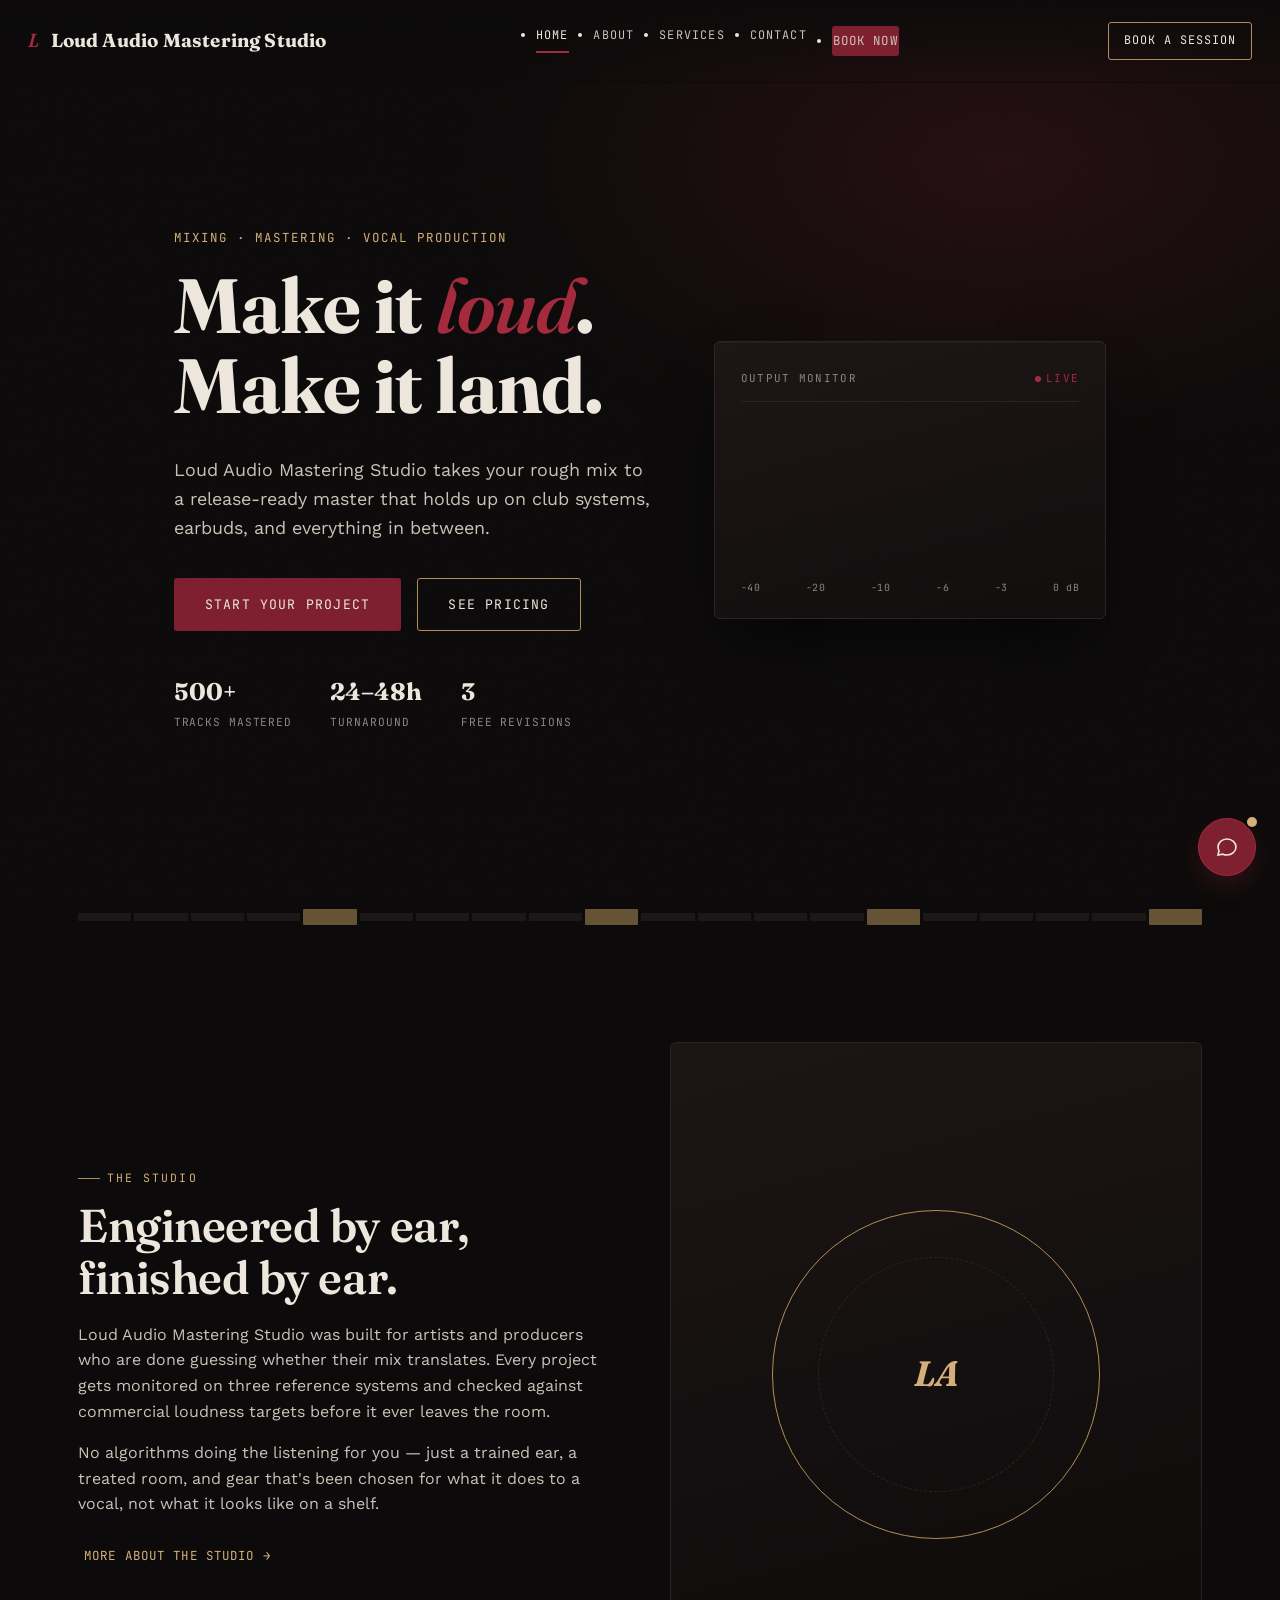
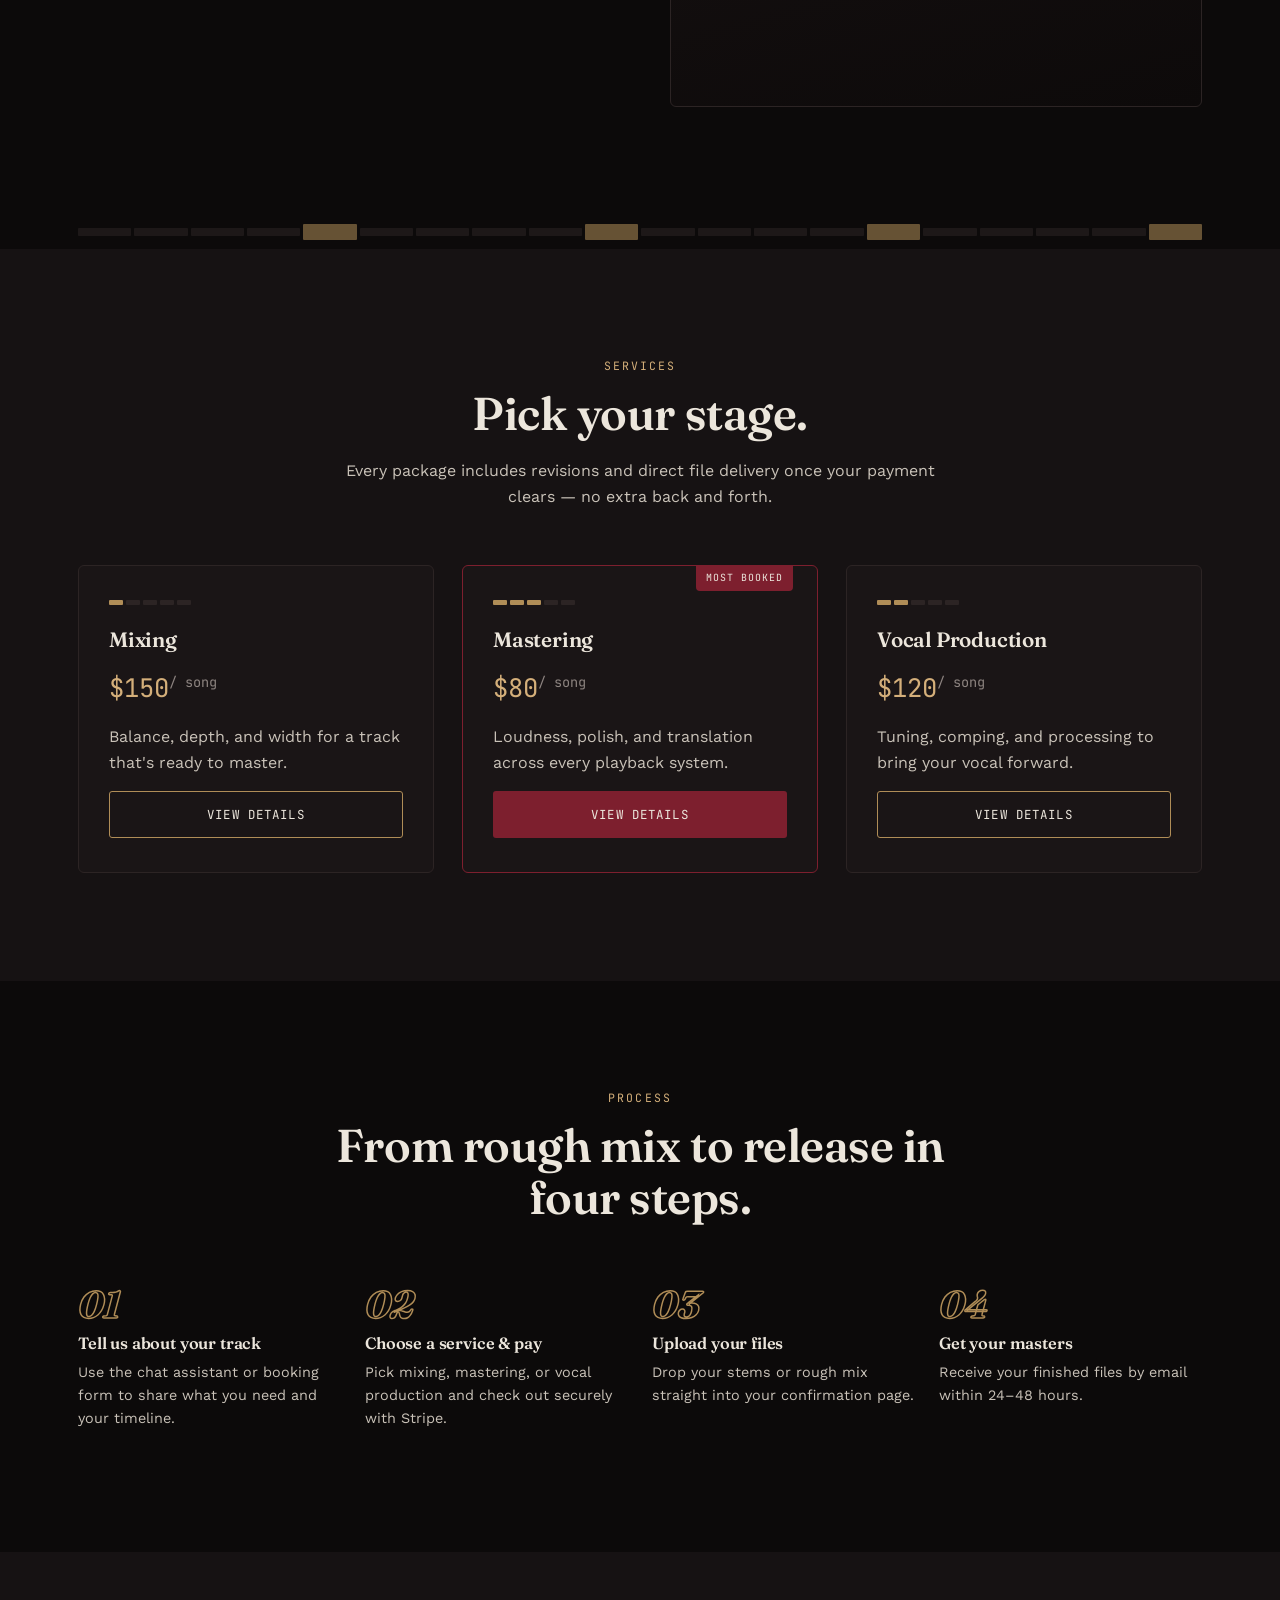
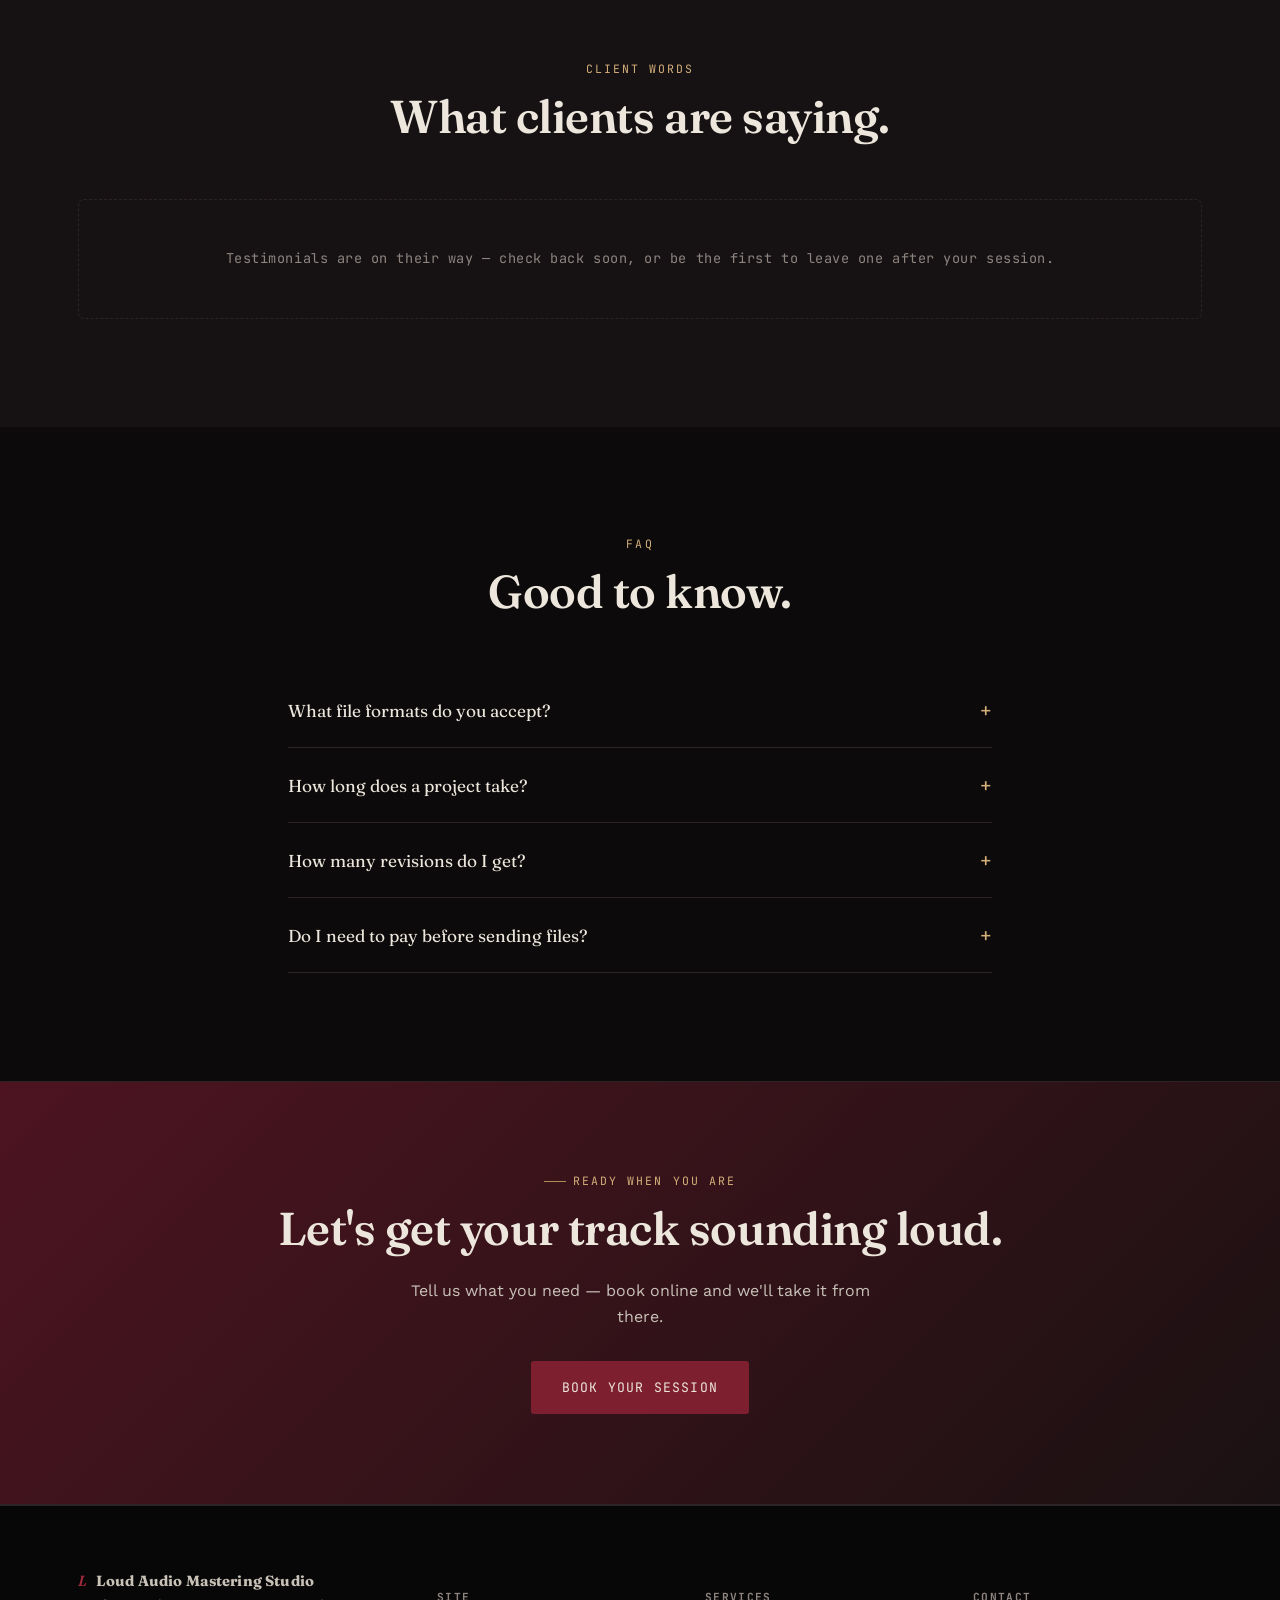
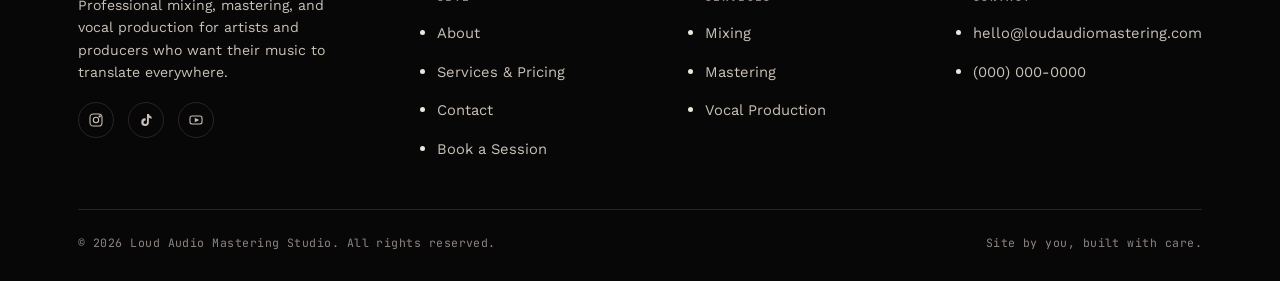
<file: index.html>
<!DOCTYPE html>
<html lang="en">
<head>
<meta charset="UTF-8">
<meta name="viewport" content="width=device-width, initial-scale=1.0">

<!-- Primary SEO -->
<title>Loud Audio Mastering Studio — Mixing, Mastering & Vocal Production</title>
<meta name="description" content="Loud Audio Mastering Studio offers professional mixing, mastering, and vocal production. Book online, pay securely, and get release-ready masters in 24–48 hours.">
<meta name="keywords" content="audio mastering, music mixing, vocal production, online mastering studio, song mastering, mixing engineer">
<meta name="robots" content="index, follow">
<link rel="canonical" href="https://loudrecording.com/">
   <meta name="google-site-verification" content="au-_f8gkVviblPxDS_2mgkjsp7ixbUvaVYtIvwSOHf0" />
<!-- Open Graph (Facebook, Instagram, WhatsApp previews) -->
<meta property="og:type" content="website">
<meta property="og:url" content="https://loudrecording.com/">
<meta property="og:title" content="Loud Audio Mastering Studio — Mixing, Mastering & Vocal Production">
<meta property="og:description" content="Professional mixing, mastering, and vocal production. Book online, pay securely, and get release-ready masters in 24–48 hours.">
<meta property="og:image" content="https://loudrecording.com/img/og-image.jpg">
<meta property="og:site_name" content="Loud Audio Mastering Studio">

<!-- Twitter Card -->
<meta name="twitter:card" content="summary_large_image">
<meta name="twitter:title" content="Loud Audio Mastering Studio — Mixing, Mastering & Vocal Production">
<meta name="twitter:description" content="Professional mixing, mastering, and vocal production. Book online, pay securely, and get release-ready masters in 24–48 hours.">
<meta name="twitter:image" content="https://loudrecording.com/img/og-image.jpg">

<!-- JSON-LD Structured Data (helps Google understand the business) -->
<script type="application/ld+json">
{
  "@context": "https://schema.org",
  "@type": "MusicStore",
  "name": "Loud Audio Mastering Studio",
  "url": "https://loudrecording.com",
  "email": "hello@loudrecording.com",
  "description": "Professional mixing, mastering, and vocal production for artists and producers.",
  "priceRange": "$80 – $150",
  "openingHours": ["Mo-Fr 10:00-20:00", "Sa 12:00-18:00"],
  "sameAs": [
    "https://instagram.com/loudaudiomastering",
    "https://tiktok.com/@loudaudiomastering",
    "https://youtube.com/@loudaudiomastering"
  ],
  "hasOfferCatalog": {
    "@type": "OfferCatalog",
    "name": "Studio Services",
    "itemListElement": [
      {
        "@type": "Offer",
        "itemOffered": { "@type": "Service", "name": "Mixing" },
        "price": "150",
        "priceCurrency": "USD"
      },
      {
        "@type": "Offer",
        "itemOffered": { "@type": "Service", "name": "Mastering" },
        "price": "80",
        "priceCurrency": "USD"
      },
      {
        "@type": "Offer",
        "itemOffered": { "@type": "Service", "name": "Vocal Production" },
        "price": "120",
        "priceCurrency": "USD"
      }
    ]
  }
}
</script>

<link rel="preconnect" href="https://fonts.googleapis.com">
<link rel="preconnect" href="https://fonts.gstatic.com" crossorigin>
<link href="https://fonts.googleapis.com/css2?family=Fraunces:ital,opsz,wght@0,9..144,400;0,9..144,600;0,9..144,700;1,9..144,500;1,9..144,600&family=Work+Sans:wght@400;500;600&family=JetBrains+Mono:wght@400;500&display=swap" rel="stylesheet">
<link rel="stylesheet" href="css/style.css">
</head>
<body>

<nav class="site-nav">
  <a href="index.html" class="brand"><span class="mark">L</span><span class="full-text">Loud Audio Mastering Studio</span></a>
  <ul class="nav-links" id="navLinks">
    <li><a href="index.html" class="active">Home</a></li>
    <li><a href="about.html">About</a></li>
    <li><a href="services.html">Services</a></li>
    <li><a href="contact.html">Contact</a></li>
    <li><a href="book.html" class="nav-cta-mobile btn btn-primary">Book Now</a></li>
  </ul>
  <a href="book.html" class="nav-cta">Book a Session</a>
  <button class="nav-toggle" aria-label="Open menu" aria-expanded="false" id="navToggle">
    <svg viewBox="0 0 24 24" fill="none" stroke="currentColor" stroke-width="1.6"><line x1="3" y1="6" x2="21" y2="6"/><line x1="3" y1="12" x2="21" y2="12"/><line x1="3" y1="18" x2="21" y2="18"/></svg>
  </button>
</nav>

<!-- ===================== HERO ===================== -->
<header class="hero">
  <div class="wrap hero-grid">
    <div>
      <span class="hero-kicker">Mixing · Mastering · Vocal Production</span>
      <h1>Make it <i>loud</i>.<br>Make it land.</h1>
      <p class="hero-sub">Loud Audio Mastering Studio takes your rough mix to a release-ready master that holds up on club systems, earbuds, and everything in between.</p>
      <div class="hero-actions">
        <a href="book.html" class="btn btn-primary btn-lg">Start Your Project</a>
        <a href="services.html" class="btn btn-outline btn-lg">See Pricing</a>
      </div>
      <div class="hero-stats">
        <div><b>500+</b><span>Tracks Mastered</span></div>
        <div><b>24–48h</b><span>Turnaround</span></div>
        <div><b>3</b><span>Free Revisions</span></div>
      </div>
    </div>

    <div class="meter-panel" aria-hidden="true">
      <div class="meter-panel-head">
        <span>Output Monitor</span>
        <span class="live"><span class="live-dot"></span>Live</span>
      </div>
      <div class="vu-row" id="vuRow"></div>
      <div class="vu-scale">
        <span>-40</span><span>-20</span><span>-10</span><span>-6</span><span>-3</span><span>0 dB</span>
      </div>
    </div>
  </div>
</header>

<div class="tick-divider" aria-hidden="true">
  <span></span><span></span><span></span><span></span><span></span><span></span><span></span><span></span><span></span><span></span>
  <span></span><span></span><span></span><span></span><span></span><span></span><span></span><span></span><span></span><span></span>
</div>

<!-- ===================== ABOUT TEASER ===================== -->
<section class="section-pad">
  <div class="wrap split">
    <div>
      <span class="eyebrow">The Studio</span>
      <h2>Engineered by ear,<br>finished by ear.</h2>
      <p>Loud Audio Mastering Studio was built for artists and producers who are done guessing whether their mix translates. Every project gets monitored on three reference systems and checked against commercial loudness targets before it ever leaves the room.</p>
      <p>No algorithms doing the listening for you — just a trained ear, a treated room, and gear that's been chosen for what it does to a vocal, not what it looks like on a shelf.</p>
      <a href="about.html" class="btn btn-ghost">More about the studio →</a>
    </div>
    <div class="visual-frame">
      <div class="ring"><b>LA</b></div>
    </div>
  </div>
</section>

<div class="tick-divider" aria-hidden="true">
  <span></span><span></span><span></span><span></span><span></span><span></span><span></span><span></span><span></span><span></span>
  <span></span><span></span><span></span><span></span><span></span><span></span><span></span><span></span><span></span><span></span>
</div>

<!-- ===================== SERVICES TEASER ===================== -->
<section class="section-pad" style="background:var(--bg-raised);">
  <div class="wrap">
    <div class="section-head center">
      <span class="eyebrow">Services</span>
      <h2>Pick your stage.</h2>
      <p>Every package includes revisions and direct file delivery once your payment clears — no extra back and forth.</p>
    </div>
    <div class="grid-3">
      <div class="card svc-card">
        <div class="lvl"><span class="on"></span><span></span><span></span><span></span><span></span></div>
        <h3>Mixing</h3>
        <p class="price">$150<sup>/ song</sup></p>
        <p>Balance, depth, and width for a track that's ready to master.</p>
        <a href="services.html" class="btn btn-outline btn-block">View Details</a>
      </div>
      <div class="card svc-card featured">
        <div class="lvl"><span class="on"></span><span class="on"></span><span class="on"></span><span></span><span></span></div>
        <h3>Mastering</h3>
        <p class="price">$80<sup>/ song</sup></p>
        <p>Loudness, polish, and translation across every playback system.</p>
        <a href="services.html" class="btn btn-primary btn-block">View Details</a>
      </div>
      <div class="card svc-card">
        <div class="lvl"><span class="on"></span><span class="on"></span><span></span><span></span><span></span></div>
        <h3>Vocal Production</h3>
        <p class="price">$120<sup>/ song</sup></p>
        <p>Tuning, comping, and processing to bring your vocal forward.</p>
        <a href="services.html" class="btn btn-outline btn-block">View Details</a>
      </div>
    </div>
  </div>
</section>

<!-- ===================== HOW IT WORKS (legit sequence) ===================== -->
<section class="section-pad">
  <div class="wrap">
    <div class="section-head center">
      <span class="eyebrow">Process</span>
      <h2>From rough mix to release in four steps.</h2>
    </div>
    <div class="steps">
      <div class="step"><span class="num">01</span><h4>Tell us about your track</h4><p>Use the chat assistant or booking form to share what you need and your timeline.</p></div>
      <div class="step"><span class="num">02</span><h4>Choose a service & pay</h4><p>Pick mixing, mastering, or vocal production and check out securely with Stripe.</p></div>
      <div class="step"><span class="num">03</span><h4>Upload your files</h4><p>Drop your stems or rough mix straight into your confirmation page.</p></div>
      <div class="step"><span class="num">04</span><h4>Get your masters</h4><p>Receive your finished files by email within 24–48 hours.</p></div>
    </div>
  </div>
</section>

<!-- ===================== TESTIMONIALS ===================== -->
<section class="section-pad" style="background:var(--bg-raised);">
  <div class="wrap">
    <div class="section-head center">
      <span class="eyebrow">Client Words</span>
      <h2>What clients are saying.</h2>
    </div>
    <!-- Replace this block with real testi-card items as reviews come in. -->
    <div class="testi-empty">
      Testimonials are on their way — check back soon, or be the first to leave one after your session.
    </div>
  </div>
</section>

<!-- ===================== FAQ ===================== -->
<section class="section-pad">
  <div class="wrap" style="max-width:760px;">
    <div class="section-head center">
      <span class="eyebrow">FAQ</span>
      <h2>Good to know.</h2>
    </div>
    <div class="faq-list">
      <div class="faq-item">
        <button class="faq-q">What file formats do you accept? <span class="plus">+</span></button>
        <div class="faq-a"><p>WAV or AIFF at 24-bit is preferred. We also accept full stem sessions for mixing projects — just zip them before uploading.</p></div>
      </div>
      <div class="faq-item">
        <button class="faq-q">How long does a project take? <span class="plus">+</span></button>
        <div class="faq-a"><p>Most mastering projects are returned in 24–48 hours. Mixing and vocal production typically take 3–5 business days depending on the project.</p></div>
      </div>
      <div class="faq-item">
        <button class="faq-q">How many revisions do I get? <span class="plus">+</span></button>
        <div class="faq-a"><p>Every package includes free revision rounds — the exact number is listed on each service. Additional rounds beyond that are billed at a flat rate.</p></div>
      </div>
      <div class="faq-item">
        <button class="faq-q">Do I need to pay before sending files? <span class="plus">+</span></button>
        <div class="faq-a"><p>Yes — checkout happens first, then you're taken straight to a secure upload page so your project starts immediately after payment.</p></div>
      </div>
    </div>
  </div>
</section>

<!-- ===================== CTA ===================== -->
<section class="cta-band">
  <div class="wrap">
    <span class="eyebrow" style="justify-content:center;">Ready When You Are</span>
    <h2>Let's get your track sounding loud.</h2>
    <p>Tell us what you need — book online and we'll take it from there.</p>
    <a href="book.html" class="btn btn-primary btn-lg">Book Your Session</a>
  </div>
</section>

<!-- ===================== FOOTER ===================== -->
<footer>
  <div class="wrap">
    <div class="footer-grid">
      <div class="footer-brand">
        <a href="index.html" class="brand"><span class="mark">L</span><span class="full-text">Loud Audio Mastering Studio</span></a>
        <p>Professional mixing, mastering, and vocal production for artists and producers who want their music to translate everywhere.</p>
        <div class="social-row">
          <a href="https://instagram.com" target="_blank" rel="noopener" aria-label="Instagram"><svg viewBox="0 0 24 24" fill="none" stroke="currentColor" stroke-width="1.6"><rect x="3" y="3" width="18" height="18" rx="5"/><circle cx="12" cy="12" r="4"/><circle cx="17.5" cy="6.5" r="1"/></svg></a>
          <a href="https://tiktok.com" target="_blank" rel="noopener" aria-label="TikTok"><svg viewBox="0 0 24 24" fill="currentColor"><path d="M16.5 3c.4 2 1.8 3.6 3.9 4v3c-1.5 0-2.9-.4-4.1-1.2v6.4a5.7 5.7 0 11-5.7-5.7c.3 0 .6 0 .9.1v3.1a2.6 2.6 0 102 2.5V3h3z"/></svg></a>
          <a href="https://youtube.com" target="_blank" rel="noopener" aria-label="YouTube"><svg viewBox="0 0 24 24" fill="none" stroke="currentColor" stroke-width="1.6"><rect x="3" y="6" width="18" height="12" rx="3"/><path d="M11 10l4 2-4 2z" fill="currentColor"/></svg></a>
        </div>
      </div>
      <div>
        <h5>Site</h5>
        <ul>
          <li><a href="about.html">About</a></li>
          <li><a href="services.html">Services & Pricing</a></li>
          <li><a href="contact.html">Contact</a></li>
          <li><a href="book.html">Book a Session</a></li>
        </ul>
      </div>
      <div>
        <h5>Services</h5>
        <ul>
          <li><a href="services.html#mixing">Mixing</a></li>
          <li><a href="services.html#mastering">Mastering</a></li>
          <li><a href="services.html#vocal">Vocal Production</a></li>
        </ul>
      </div>
      <div>
        <h5>Contact</h5>
        <ul>
          <li><a href="mailto:hello@loudaudiomastering.com">hello@loudaudiomastering.com</a></li>
          <li><a href="tel:+10000000000">(000) 000-0000</a></li>
        </ul>
      </div>
    </div>
    <div class="footer-bottom">
      <span>© 2026 Loud Audio Mastering Studio. All rights reserved.</span>
      <span>Site by you, built with care.</span>
    </div>
  </div>
</footer>

<!-- ===================== CHAT WIDGET ===================== -->
<button class="chat-launcher" id="chatLauncher" aria-label="Open chat assistant">
  <svg viewBox="0 0 24 24" fill="none" stroke="currentColor" stroke-width="1.6"><path d="M21 12c0 4.4-4 8-9 8a9.7 9.7 0 01-4-.8L3 20l1-4.2A8.3 8.3 0 013 12c0-4.4 4-8 9-8s9 3.6 9 8z"/></svg>
  <span class="badge"></span>
</button>
<div class="chat-window" id="chatWindow">
  <div class="chat-head">
    <div class="who"><span class="dot"></span><div><h6>Intake Assistant</h6><small>Usually replies instantly</small></div></div>
    <button id="chatClose" aria-label="Close chat">✕</button>
  </div>
  <div class="chat-body" id="chatBody"></div>
  <form class="chat-input" id="chatForm">
    <input id="chatInput" type="text" placeholder="Type a message…" autocomplete="off">
    <button type="submit" aria-label="Send">➤</button>
  </form>
</div>

<script src="js/main.js"></script>
   <script src="js/seo.js"></script>
   </body>
   </html>
</file>
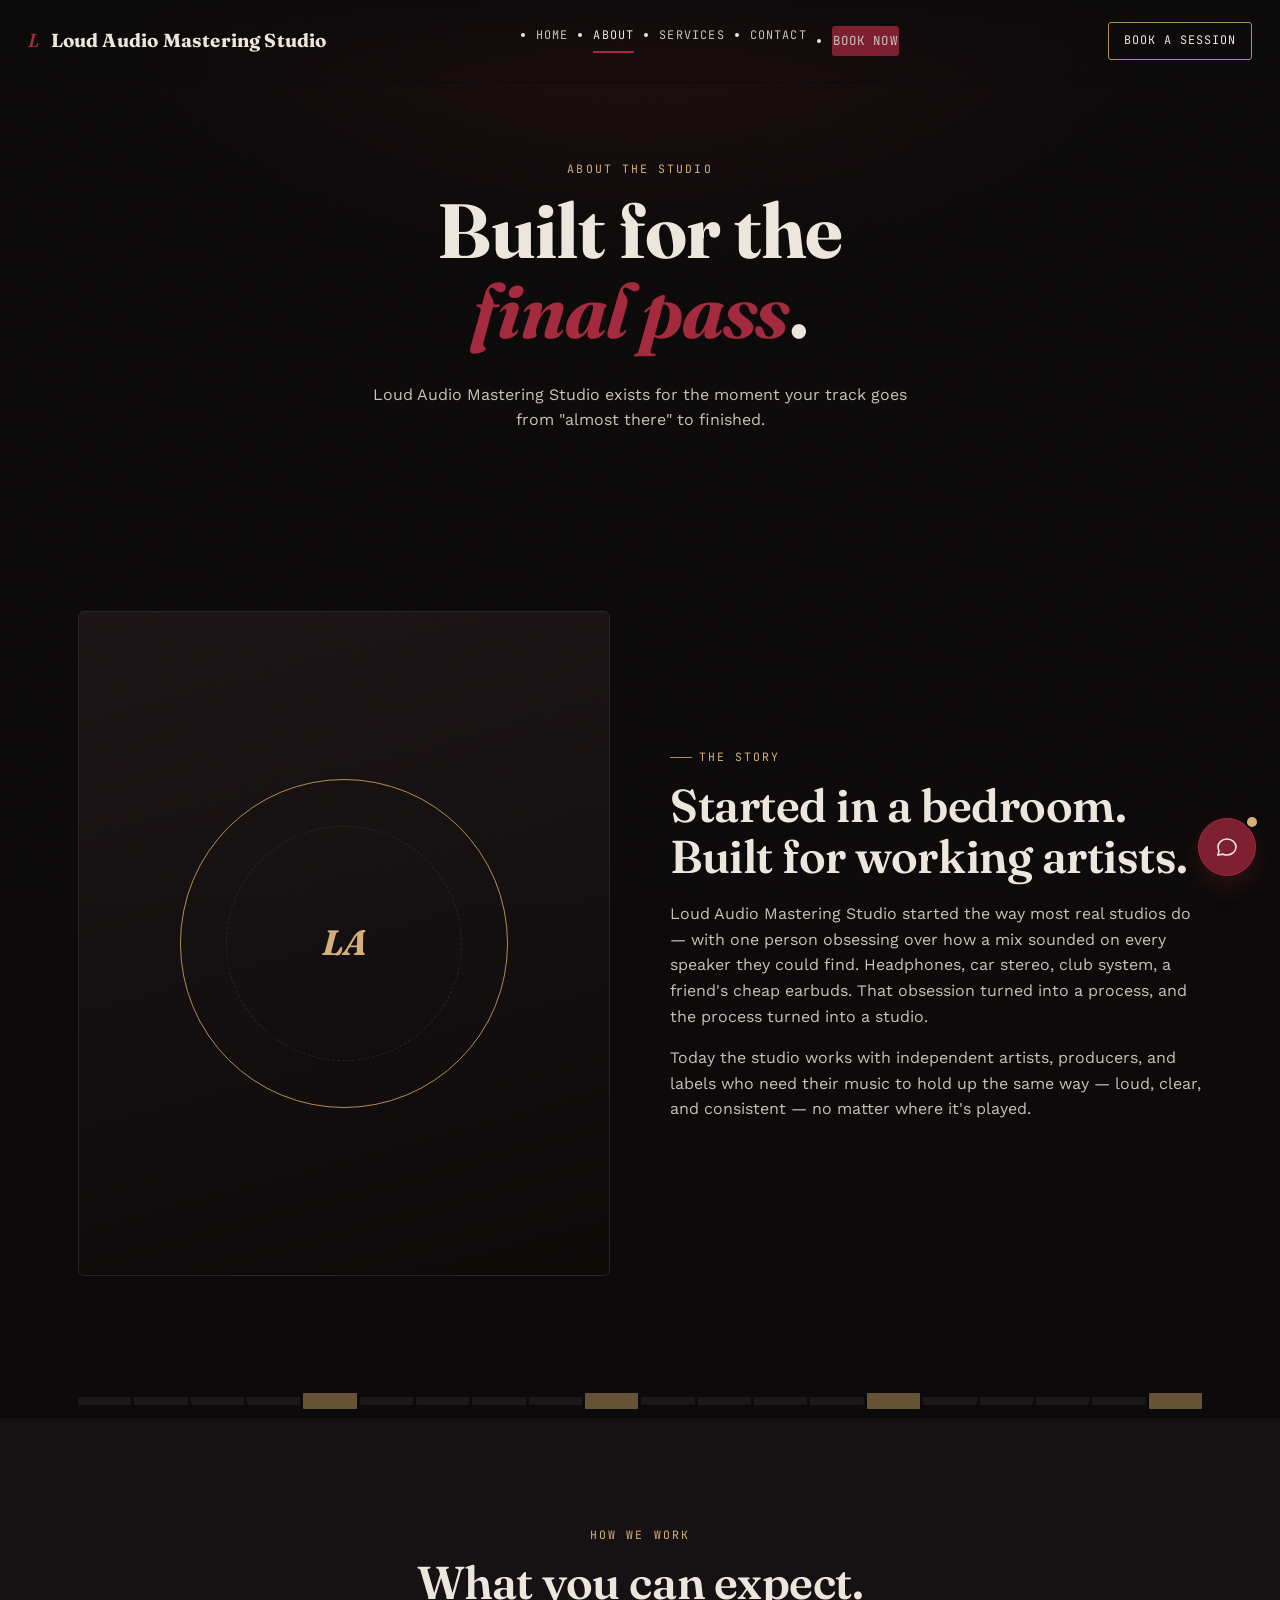
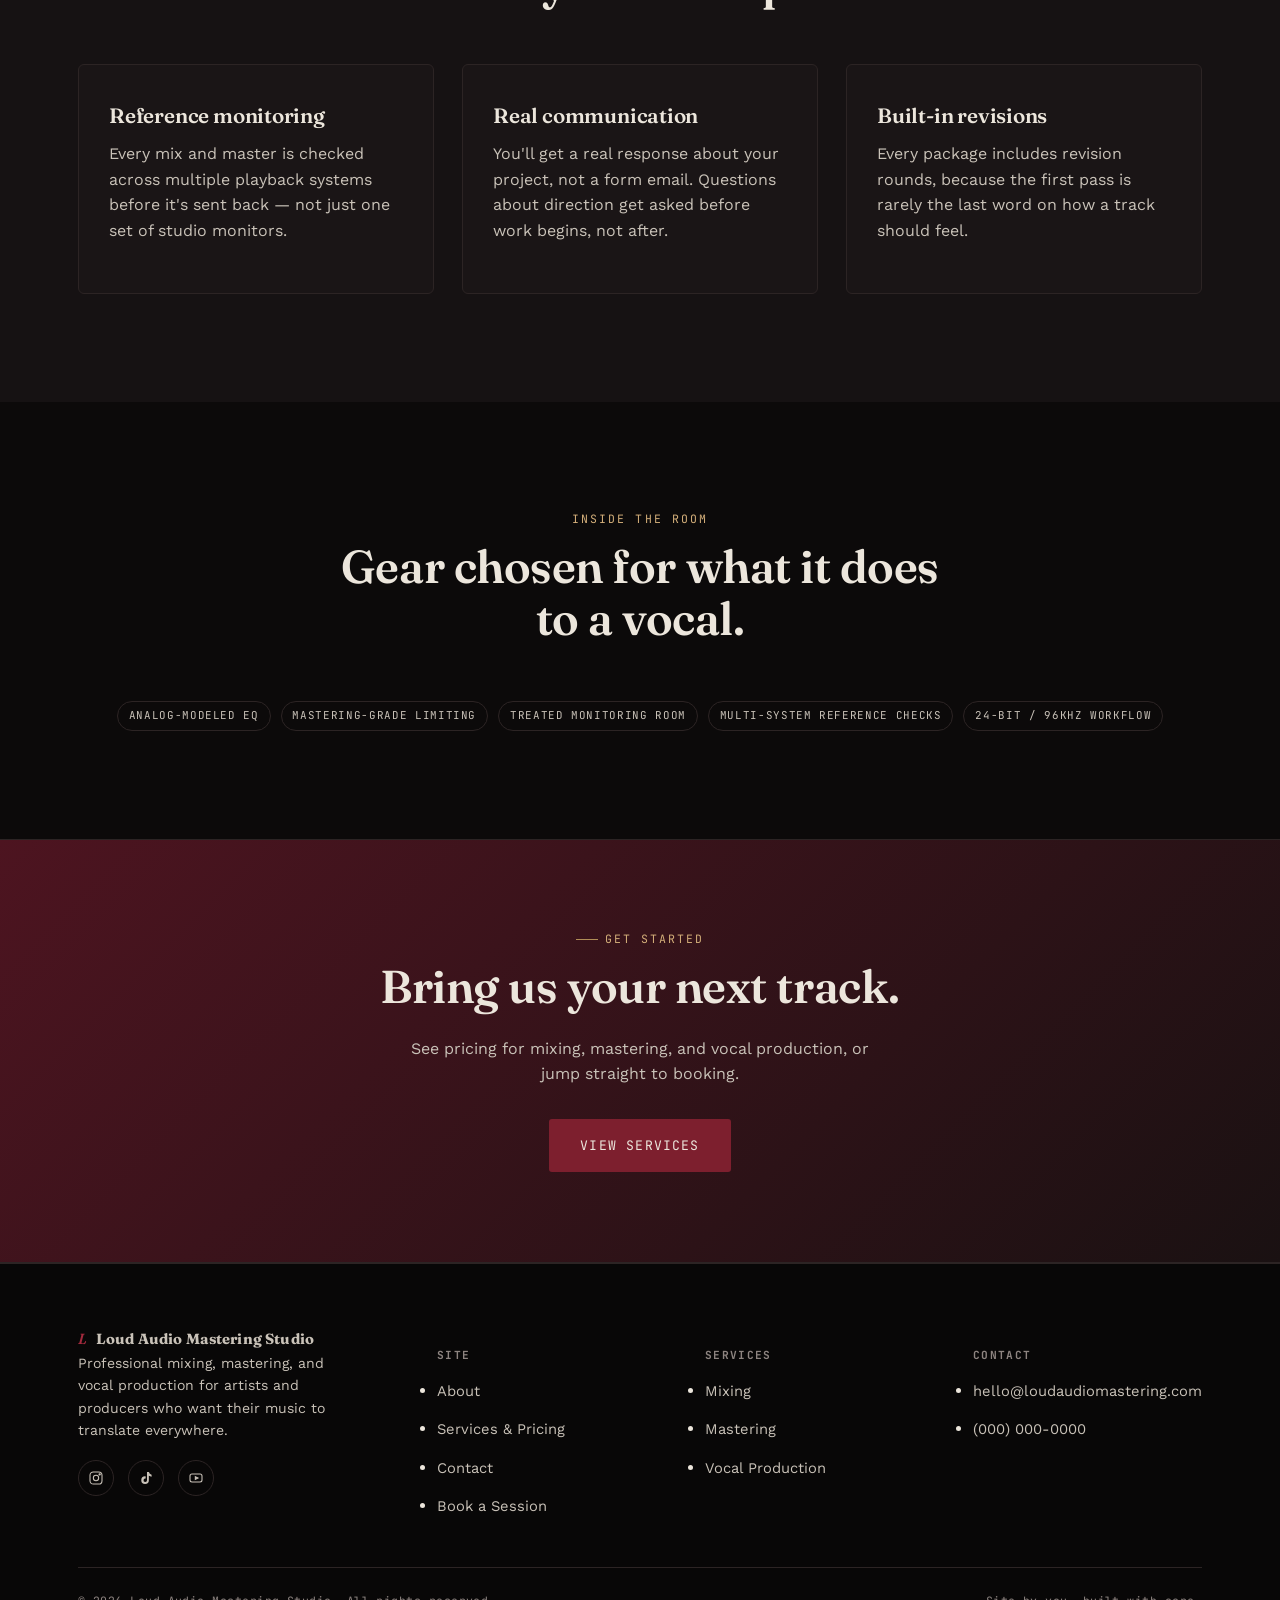
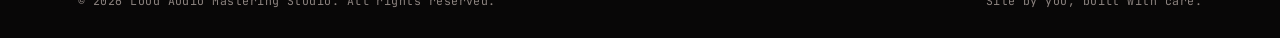
<file: about.html>
<!DOCTYPE html>
<html lang="en">
<head>
<meta charset="UTF-8">
<meta name="viewport" content="width=device-width, initial-scale=1.0">
<title>About — Loud Audio Mastering Studio</title>
<meta name="description" content="Learn about Loud Audio Mastering Studio — our process, our room, and the ear behind every master. Built for artists who want their music to translate everywhere.">
<meta name="robots" content="index, follow">
<link rel="canonical" href="https://loudrecording.com/about.html">
<meta property="og:type" content="website">
<meta property="og:url" content="https://loudrecording.com/about.html">
<meta property="og:title" content="About — Loud Audio Mastering Studio">
<meta property="og:description" content="Learn about Loud Audio Mastering Studio — our process, our room, and the ear behind every master.">
<meta property="og:image" content="https://loudrecording.com/img/og-image.jpg">
<meta property="og:site_name" content="Loud Audio Mastering Studio">
<link rel="preconnect" href="https://fonts.googleapis.com">
<link rel="preconnect" href="https://fonts.gstatic.com" crossorigin>
<link href="https://fonts.googleapis.com/css2?family=Fraunces:ital,opsz,wght@0,9..144,400;0,9..144,600;0,9..144,700;1,9..144,500;1,9..144,600&family=Work+Sans:wght@400;500;600&family=JetBrains+Mono:wght@400;500&display=swap" rel="stylesheet">
<link rel="stylesheet" href="css/style.css">
</head>
<body>

<nav class="site-nav">
  <a href="index.html" class="brand"><span class="mark">L</span><span class="full-text">Loud Audio Mastering Studio</span></a>
  <ul class="nav-links" id="navLinks">
    <li><a href="index.html">Home</a></li>
    <li><a href="about.html" class="active">About</a></li>
    <li><a href="services.html">Services</a></li>
    <li><a href="contact.html">Contact</a></li>
    <li><a href="book.html" class="nav-cta-mobile btn btn-primary">Book Now</a></li>
  </ul>
  <a href="book.html" class="nav-cta">Book a Session</a>
  <button class="nav-toggle" aria-label="Open menu" aria-expanded="false" id="navToggle">
    <svg viewBox="0 0 24 24" fill="none" stroke="currentColor" stroke-width="1.6"><line x1="3" y1="6" x2="21" y2="6"/><line x1="3" y1="12" x2="21" y2="12"/><line x1="3" y1="18" x2="21" y2="18"/></svg>
  </button>
</nav>

<header class="page-hero">
  <div class="wrap">
    <span class="eyebrow">About the Studio</span>
    <h1>Built for the<br><i style="font-style:italic;color:var(--burgundy-bright);">final pass</i>.</h1>
    <p>Loud Audio Mastering Studio exists for the moment your track goes from "almost there" to finished.</p>
  </div>
</header>

<section class="section-pad">
  <div class="wrap split">
    <div class="visual-frame">
      <div class="ring"><b>LA</b></div>
    </div>
    <div>
      <span class="eyebrow">The Story</span>
      <h2>Started in a bedroom.<br>Built for working artists.</h2>
      <p>Loud Audio Mastering Studio started the way most real studios do — with one person obsessing over how a mix sounded on every speaker they could find. Headphones, car stereo, club system, a friend's cheap earbuds. That obsession turned into a process, and the process turned into a studio.</p>
      <p>Today the studio works with independent artists, producers, and labels who need their music to hold up the same way — loud, clear, and consistent — no matter where it's played.</p>
    </div>
  </div>
</section>

<div class="tick-divider" aria-hidden="true">
  <span></span><span></span><span></span><span></span><span></span><span></span><span></span><span></span><span></span><span></span>
  <span></span><span></span><span></span><span></span><span></span><span></span><span></span><span></span><span></span><span></span>
</div>

<section class="section-pad" style="background:var(--bg-raised);">
  <div class="wrap">
    <div class="section-head center">
      <span class="eyebrow">How We Work</span>
      <h2>What you can expect.</h2>
    </div>
    <div class="grid-3">
      <div class="card">
        <h3>Reference monitoring</h3>
        <p>Every mix and master is checked across multiple playback systems before it's sent back — not just one set of studio monitors.</p>
      </div>
      <div class="card">
        <h3>Real communication</h3>
        <p>You'll get a real response about your project, not a form email. Questions about direction get asked before work begins, not after.</p>
      </div>
      <div class="card">
        <h3>Built-in revisions</h3>
        <p>Every package includes revision rounds, because the first pass is rarely the last word on how a track should feel.</p>
      </div>
    </div>
  </div>
</section>

<section class="section-pad">
  <div class="wrap">
    <div class="section-head center">
      <span class="eyebrow">Inside the Room</span>
      <h2>Gear chosen for what it does to a vocal.</h2>
    </div>
    <div class="tag-list" style="justify-content:center;">
      <span class="tag">Analog-Modeled EQ</span>
      <span class="tag">Mastering-Grade Limiting</span>
      <span class="tag">Treated Monitoring Room</span>
      <span class="tag">Multi-System Reference Checks</span>
      <span class="tag">24-bit / 96kHz Workflow</span>
    </div>
  </div>
</section>

<section class="cta-band">
  <div class="wrap">
    <span class="eyebrow" style="justify-content:center;">Get Started</span>
    <h2>Bring us your next track.</h2>
    <p>See pricing for mixing, mastering, and vocal production, or jump straight to booking.</p>
    <a href="services.html" class="btn btn-primary btn-lg">View Services</a>
  </div>
</section>

<footer>
  <div class="wrap">
    <div class="footer-grid">
      <div class="footer-brand">
        <a href="index.html" class="brand"><span class="mark">L</span><span class="full-text">Loud Audio Mastering Studio</span></a>
        <p>Professional mixing, mastering, and vocal production for artists and producers who want their music to translate everywhere.</p>
        <div class="social-row">
          <a href="https://instagram.com" target="_blank" rel="noopener" aria-label="Instagram"><svg viewBox="0 0 24 24" fill="none" stroke="currentColor" stroke-width="1.6"><rect x="3" y="3" width="18" height="18" rx="5"/><circle cx="12" cy="12" r="4"/><circle cx="17.5" cy="6.5" r="1"/></svg></a>
          <a href="https://tiktok.com" target="_blank" rel="noopener" aria-label="TikTok"><svg viewBox="0 0 24 24" fill="currentColor"><path d="M16.5 3c.4 2 1.8 3.6 3.9 4v3c-1.5 0-2.9-.4-4.1-1.2v6.4a5.7 5.7 0 11-5.7-5.7c.3 0 .6 0 .9.1v3.1a2.6 2.6 0 102 2.5V3h3z"/></svg></a>
          <a href="https://youtube.com" target="_blank" rel="noopener" aria-label="YouTube"><svg viewBox="0 0 24 24" fill="none" stroke="currentColor" stroke-width="1.6"><rect x="3" y="6" width="18" height="12" rx="3"/><path d="M11 10l4 2-4 2z" fill="currentColor"/></svg></a>
        </div>
      </div>
      <div>
        <h5>Site</h5>
        <ul>
          <li><a href="about.html">About</a></li>
          <li><a href="services.html">Services & Pricing</a></li>
          <li><a href="contact.html">Contact</a></li>
          <li><a href="book.html">Book a Session</a></li>
        </ul>
      </div>
      <div>
        <h5>Services</h5>
        <ul>
          <li><a href="services.html#mixing">Mixing</a></li>
          <li><a href="services.html#mastering">Mastering</a></li>
          <li><a href="services.html#vocal">Vocal Production</a></li>
        </ul>
      </div>
      <div>
        <h5>Contact</h5>
        <ul>
          <li><a href="mailto:hello@loudaudiomastering.com">hello@loudaudiomastering.com</a></li>
          <li><a href="tel:+10000000000">(000) 000-0000</a></li>
        </ul>
      </div>
    </div>
    <div class="footer-bottom">
      <span>© 2026 Loud Audio Mastering Studio. All rights reserved.</span>
      <span>Site by you, built with care.</span>
    </div>
  </div>
</footer>

<button class="chat-launcher" id="chatLauncher" aria-label="Open chat assistant">
  <svg viewBox="0 0 24 24" fill="none" stroke="currentColor" stroke-width="1.6"><path d="M21 12c0 4.4-4 8-9 8a9.7 9.7 0 01-4-.8L3 20l1-4.2A8.3 8.3 0 013 12c0-4.4 4-8 9-8s9 3.6 9 8z"/></svg>
  <span class="badge"></span>
</button>
<div class="chat-window" id="chatWindow">
  <div class="chat-head">
    <div class="who"><span class="dot"></span><div><h6>Intake Assistant</h6><small>Usually replies instantly</small></div></div>
    <button id="chatClose" aria-label="Close chat">✕</button>
  </div>
  <div class="chat-body" id="chatBody"></div>
  <form class="chat-input" id="chatForm">
    <input id="chatInput" type="text" placeholder="Type a message…" autocomplete="off">
    <button type="submit" aria-label="Send">➤</button>
  </form>
</div>

<script src="js/main.js"></script>
   <script src="js/seo.js"></script>
   </body>
   </html>
</file>
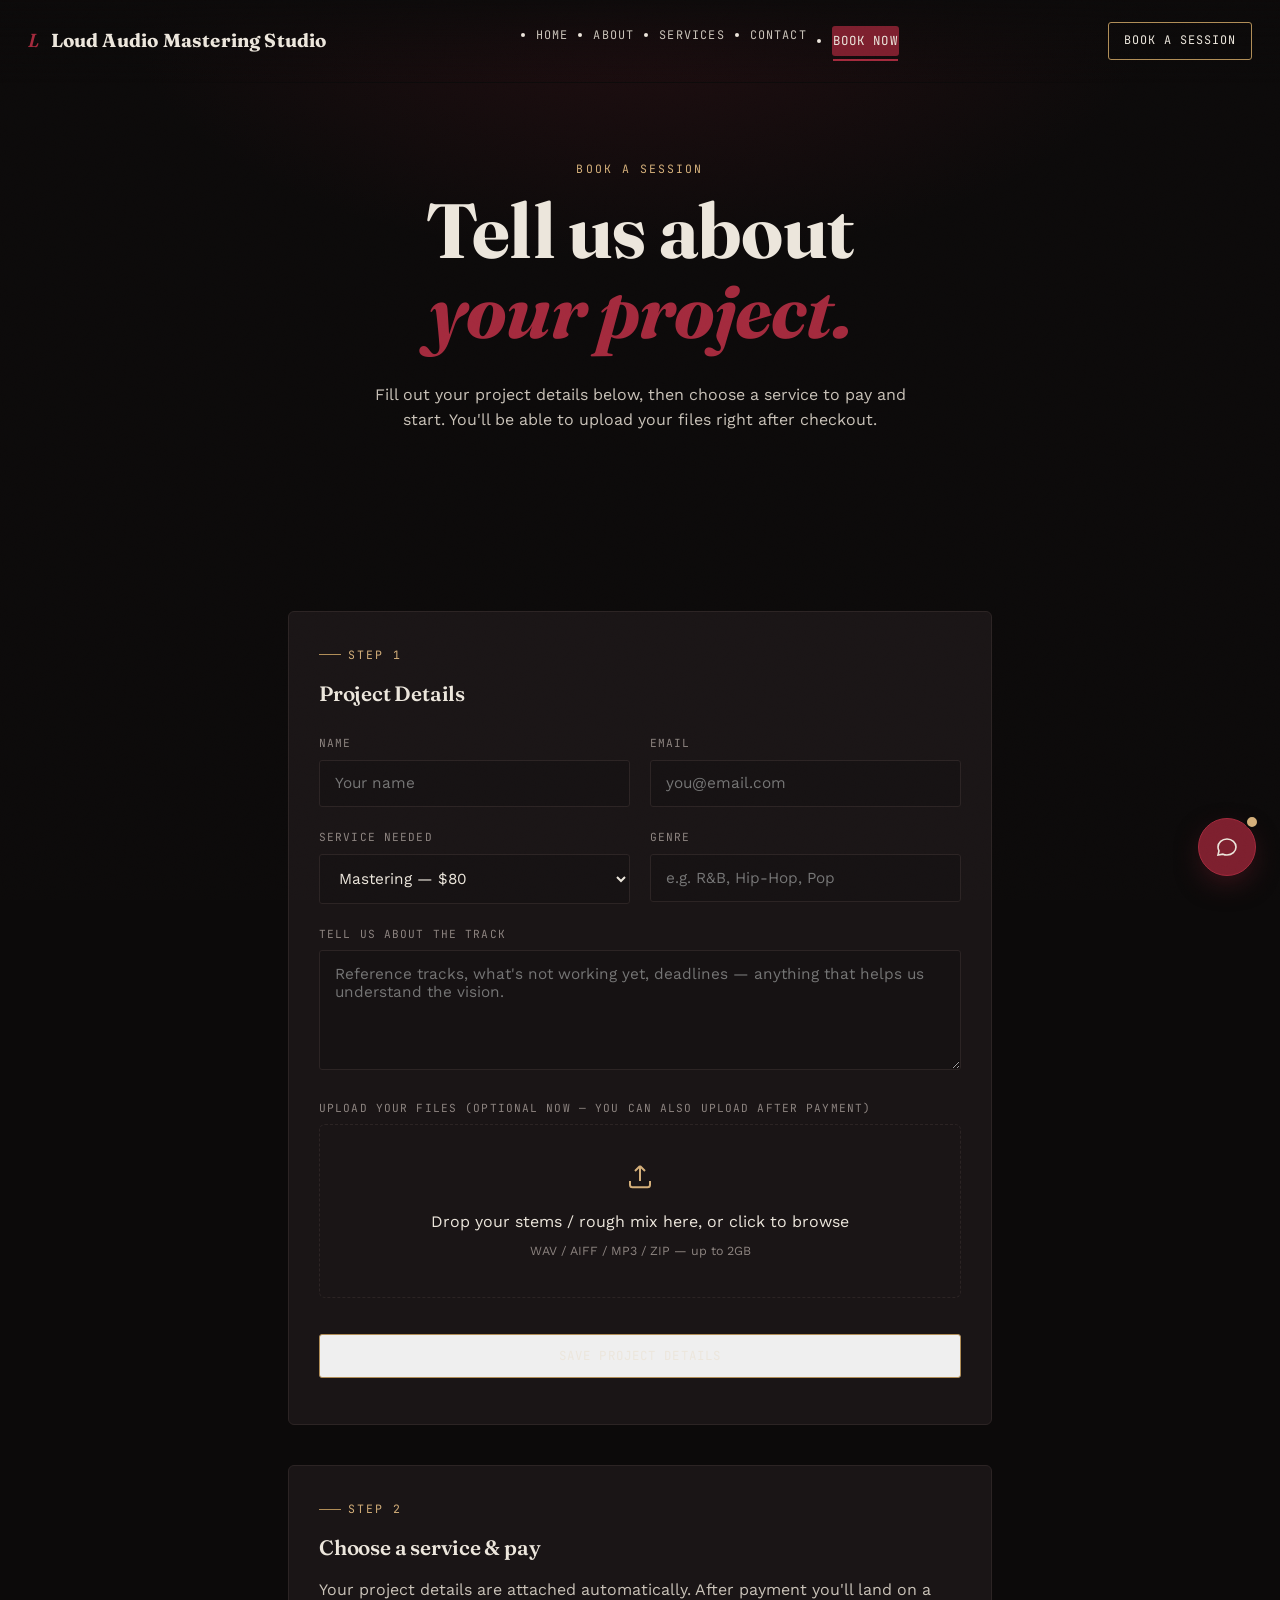
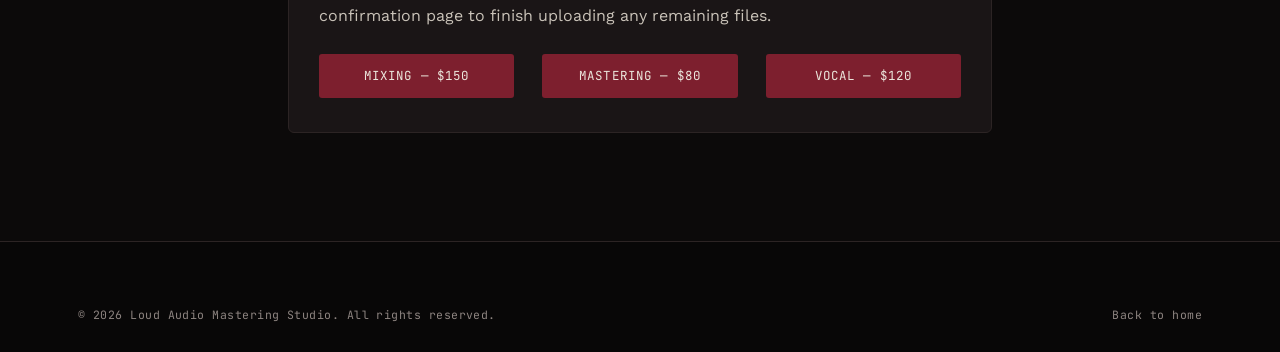
<file: book.html>
<!DOCTYPE html>
<html lang="en">
<head>
<meta charset="UTF-8">
<meta name="viewport" content="width=device-width, initial-scale=1.0">
<title>Book a Session — Loud Audio Mastering Studio</title>
<meta name="description" content="Book your mixing, mastering, or vocal production session with Loud Audio Mastering Studio. Tell us about your project, pay securely online, and upload your files.">
<meta name="robots" content="index, follow">
<link rel="canonical" href="https://loudrecording.com/book.html">
<meta property="og:type" content="website">
<meta property="og:url" content="https://loudrecording.com/book.html">
<meta property="og:title" content="Book a Session — Loud Audio Mastering Studio">
<meta property="og:description" content="Book your mixing, mastering, or vocal production session. Pay securely online and upload your files.">
<meta property="og:image" content="https://loudrecording.com/img/og-image.jpg">
<meta property="og:site_name" content="Loud Audio Mastering Studio">
<link rel="preconnect" href="https://fonts.googleapis.com">
<link rel="preconnect" href="https://fonts.gstatic.com" crossorigin>
<link href="https://fonts.googleapis.com/css2?family=Fraunces:ital,opsz,wght@0,9..144,400;0,9..144,600;0,9..144,700;1,9..144,500;1,9..144,600&family=Work+Sans:wght@400;500;600&family=JetBrains+Mono:wght@400;500&display=swap" rel="stylesheet">
<link rel="stylesheet" href="css/style.css">
</head>
<body>

<nav class="site-nav">
  <a href="index.html" class="brand"><span class="mark">L</span><span class="full-text">Loud Audio Mastering Studio</span></a>
  <ul class="nav-links" id="navLinks">
    <li><a href="index.html">Home</a></li>
    <li><a href="about.html">About</a></li>
    <li><a href="services.html">Services</a></li>
    <li><a href="contact.html">Contact</a></li>
    <li><a href="book.html" class="active nav-cta-mobile btn btn-primary">Book Now</a></li>
  </ul>
  <a href="book.html" class="nav-cta">Book a Session</a>
  <button class="nav-toggle" aria-label="Open menu" aria-expanded="false" id="navToggle">
    <svg viewBox="0 0 24 24" fill="none" stroke="currentColor" stroke-width="1.6"><line x1="3" y1="6" x2="21" y2="6"/><line x1="3" y1="12" x2="21" y2="12"/><line x1="3" y1="18" x2="21" y2="18"/></svg>
  </button>
</nav>

<header class="page-hero">
  <div class="wrap">
    <span class="eyebrow">Book a Session</span>
    <h1>Tell us about<br><i style="font-style:italic;color:var(--burgundy-bright);">your project.</i></h1>
    <p>Fill out your project details below, then choose a service to pay and start. You'll be able to upload your files right after checkout.</p>
  </div>
</header>

<section class="section-pad">
  <div class="wrap" style="max-width:760px;">

    <div class="card" style="margin-bottom:40px;">
      <span class="eyebrow">Step 1</span>
      <h3 style="margin-bottom:1.2em;">Project Details</h3>
      <form id="bookingForm">
        <div class="field-row">
          <div class="field">
            <label for="bName">Name</label>
            <input type="text" id="bName" required placeholder="Your name">
          </div>
          <div class="field">
            <label for="bEmail">Email</label>
            <input type="email" id="bEmail" required placeholder="you@email.com">
          </div>
        </div>
        <div class="field-row">
          <div class="field">
            <label for="bService">Service needed</label>
            <select id="bService">
              <option value="mixing">Mixing — $150</option>
              <option value="mastering" selected>Mastering — $80</option>
              <option value="vocal">Vocal Production — $120</option>
              <option value="unsure">Not sure yet</option>
            </select>
          </div>
          <div class="field">
            <label for="bGenre">Genre</label>
            <input type="text" id="bGenre" placeholder="e.g. R&B, Hip-Hop, Pop">
          </div>
        </div>
        <div class="field">
          <label for="bNotes">Tell us about the track</label>
          <textarea id="bNotes" placeholder="Reference tracks, what's not working yet, deadlines — anything that helps us understand the vision."></textarea>
        </div>

        <div class="field">
          <label>Upload your files (optional now — you can also upload after payment)</label>
          <div class="upload-drop" id="dropZone" tabindex="0" role="button" aria-label="Upload files">
            <svg viewBox="0 0 24 24" fill="none" stroke="currentColor" stroke-width="1.6"><path d="M12 16V4M12 4l-4 4M12 4l4 4"/><path d="M4 16v3a2 2 0 002 2h12a2 2 0 002-2v-3"/></svg>
            <div>Drop your stems / rough mix here, or click to browse</div>
            <div class="field-hint">WAV / AIFF / MP3 / ZIP — up to 2GB</div>
          </div>
          <input type="file" id="fileInput" multiple class="vh">
          <div class="upload-list" id="fileList"></div>
        </div>

        <button type="submit" class="btn btn-outline btn-block">Save Project Details</button>
        <p id="bookingStatus" class="field-hint" role="status"></p>
      </form>
    </div>

    <div class="card">
      <span class="eyebrow">Step 2</span>
      <h3 style="margin-bottom:.6em;">Choose a service & pay</h3>
      <p style="margin-bottom:1.6em;">Your project details are attached automatically. After payment you'll land on a confirmation page to finish uploading any remaining files.</p>
      <div class="grid-3">
        <button class="btn btn-primary" data-checkout data-service-id="mixing" data-service-name="Mixing" data-price-cents="15000">Mixing — $150</button>
        <button class="btn btn-primary" data-checkout data-service-id="mastering" data-service-name="Mastering" data-price-cents="8000">Mastering — $80</button>
        <button class="btn btn-primary" data-checkout data-service-id="vocal" data-service-name="Vocal Production" data-price-cents="12000">Vocal — $120</button>
      </div>
    </div>

  </div>
</section>

<footer>
  <div class="wrap">
    <div class="footer-bottom" style="border-top:none; padding-top:0;">
      <span>© 2026 Loud Audio Mastering Studio. All rights reserved.</span>
      <a href="index.html">Back to home</a>
    </div>
  </div>
</footer>

<button class="chat-launcher" id="chatLauncher" aria-label="Open chat assistant">
  <svg viewBox="0 0 24 24" fill="none" stroke="currentColor" stroke-width="1.6"><path d="M21 12c0 4.4-4 8-9 8a9.7 9.7 0 01-4-.8L3 20l1-4.2A8.3 8.3 0 013 12c0-4.4 4-8 9-8s9 3.6 9 8z"/></svg>
  <span class="badge"></span>
</button>
<div class="chat-window" id="chatWindow">
  <div class="chat-head">
    <div class="who"><span class="dot"></span><div><h6>Intake Assistant</h6><small>Usually replies instantly</small></div></div>
    <button id="chatClose" aria-label="Close chat">✕</button>
  </div>
  <div class="chat-body" id="chatBody"></div>
  <form class="chat-input" id="chatForm">
    <input id="chatInput" type="text" placeholder="Type a message…" autocomplete="off">
    <button type="submit" aria-label="Send">➤</button>
  </form>
</div>

<script src="js/main.js"></script>
<script>
  const uploadWidget = initUploadWidget('dropZone', 'fileInput', 'fileList');

  document.getElementById('bookingForm').addEventListener('submit', async function(e){
    e.preventDefault();
    const status = document.getElementById('bookingStatus');
    status.textContent = 'Saving…';
    const payload = {
      name: document.getElementById('bName').value,
      email: document.getElementById('bEmail').value,
      service: document.getElementById('bService').value,
      genre: document.getElementById('bGenre').value,
      notes: document.getElementById('bNotes').value,
      fileCount: uploadWidget.getFiles().length
    };
    try{
      const res = await fetch(`${API_BASE}/api/booking`, {
        method:'POST', headers:{'Content-Type':'application/json'}, body: JSON.stringify(payload)
      });
      if(!res.ok) throw new Error();
      status.textContent = 'Saved — now choose a service below to pay and start.';
    }catch(err){
      status.textContent = 'This will save once the backend is connected (see README). Your details are still shown below — go ahead and pay when ready.';
    }
  });

  // Pre-fill checkout email from the form if available
  document.querySelectorAll('[data-checkout]').forEach(btn => {
    btn.addEventListener('click', () => {
      const email = document.getElementById('bEmail').value;
      if(email) btn.dataset.customerEmail = email;
    });
  });
<script src="js/main.js"></script>
   <script src="js/seo.js"></script>
   </body>
   </html>
</file>
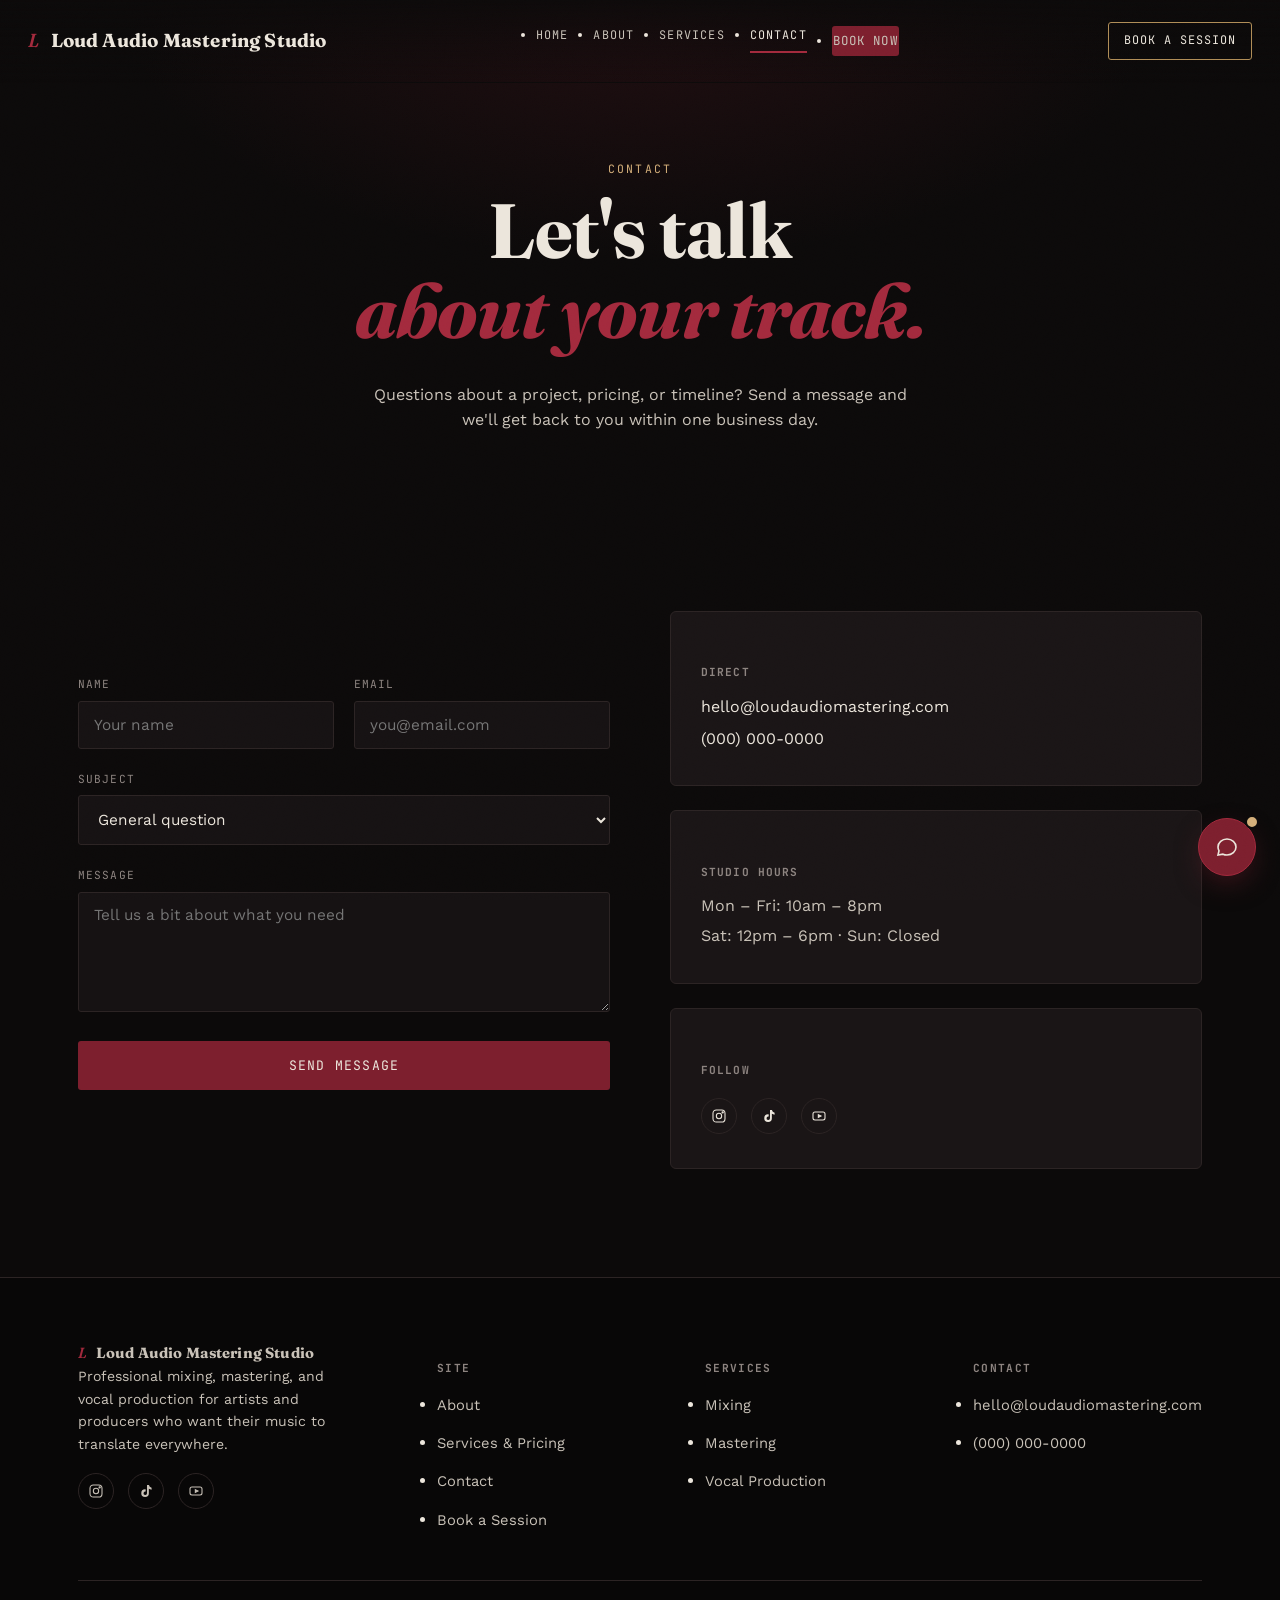
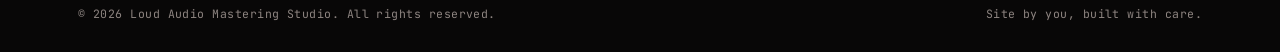
<file: contact.html>
<!DOCTYPE html>
<html lang="en">
<head>
<meta charset="UTF-8">
<meta name="viewport" content="width=device-width, initial-scale=1.0">
<title>Contact — Loud Audio Mastering Studio</title>
<meta name="description" content="Get in touch with Loud Audio Mastering Studio. Questions about mixing, mastering, vocal production, pricing, or timelines — we'll get back to you within one business day.">
<meta name="robots" content="index, follow">
<link rel="canonical" href="https://loudrecording.com/contact.html">
<meta property="og:type" content="website">
<meta property="og:url" content="https://loudrecording.com/contact.html">
<meta property="og:title" content="Contact — Loud Audio Mastering Studio">
<meta property="og:description" content="Questions about mixing, mastering, or vocal production? Get in touch — we'll get back to you within one business day.">
<meta property="og:image" content="https://loudrecording.com/img/og-image.jpg">
<meta property="og:site_name" content="Loud Audio Mastering Studio">
<link rel="preconnect" href="https://fonts.googleapis.com">
<link rel="preconnect" href="https://fonts.gstatic.com" crossorigin>
<link href="https://fonts.googleapis.com/css2?family=Fraunces:ital,opsz,wght@0,9..144,400;0,9..144,600;0,9..144,700;1,9..144,500;1,9..144,600&family=Work+Sans:wght@400;500;600&family=JetBrains+Mono:wght@400;500&display=swap" rel="stylesheet">
<link rel="stylesheet" href="css/style.css">
</head>
<body>

<nav class="site-nav">
  <a href="index.html" class="brand"><span class="mark">L</span><span class="full-text">Loud Audio Mastering Studio</span></a>
  <ul class="nav-links" id="navLinks">
    <li><a href="index.html">Home</a></li>
    <li><a href="about.html">About</a></li>
    <li><a href="services.html">Services</a></li>
    <li><a href="contact.html" class="active">Contact</a></li>
    <li><a href="book.html" class="nav-cta-mobile btn btn-primary">Book Now</a></li>
  </ul>
  <a href="book.html" class="nav-cta">Book a Session</a>
  <button class="nav-toggle" aria-label="Open menu" aria-expanded="false" id="navToggle">
    <svg viewBox="0 0 24 24" fill="none" stroke="currentColor" stroke-width="1.6"><line x1="3" y1="6" x2="21" y2="6"/><line x1="3" y1="12" x2="21" y2="12"/><line x1="3" y1="18" x2="21" y2="18"/></svg>
  </button>
</nav>

<header class="page-hero">
  <div class="wrap">
    <span class="eyebrow">Contact</span>
    <h1>Let's talk<br><i style="font-style:italic;color:var(--burgundy-bright);">about your track.</i></h1>
    <p>Questions about a project, pricing, or timeline? Send a message and we'll get back to you within one business day.</p>
  </div>
</header>

<section class="section-pad">
  <div class="wrap split">
    <form id="contactForm">
      <div class="field-row">
        <div class="field">
          <label for="cName">Name</label>
          <input type="text" id="cName" name="name" required placeholder="Your name">
        </div>
        <div class="field">
          <label for="cEmail">Email</label>
          <input type="email" id="cEmail" name="email" required placeholder="you@email.com">
        </div>
      </div>
      <div class="field">
        <label for="cSubject">Subject</label>
        <select id="cSubject" name="subject">
          <option>General question</option>
          <option>Pricing question</option>
          <option>Project status</option>
          <option>Something else</option>
        </select>
      </div>
      <div class="field">
        <label for="cMessage">Message</label>
        <textarea id="cMessage" name="message" required placeholder="Tell us a bit about what you need"></textarea>
      </div>
      <button type="submit" class="btn btn-primary btn-lg btn-block">Send Message</button>
      <p id="contactStatus" class="field-hint" role="status"></p>
    </form>

    <div>
      <div class="card" style="margin-bottom:24px;">
        <h5 style="font-family:var(--font-mono); font-size:.7rem; letter-spacing:.1em; text-transform:uppercase; color:var(--muted); margin-bottom:1em;">Direct</h5>
        <p style="margin-bottom:.4em;"><a href="mailto:hello@loudaudiomastering.com" style="color:var(--cream);">hello@loudaudiomastering.com</a></p>
        <p style="margin-bottom:0;"><a href="tel:+10000000000" style="color:var(--cream);">(000) 000-0000</a></p>
      </div>
      <div class="card" style="margin-bottom:24px;">
        <h5 style="font-family:var(--font-mono); font-size:.7rem; letter-spacing:.1em; text-transform:uppercase; color:var(--muted); margin-bottom:1em;">Studio Hours</h5>
        <p style="margin-bottom:.3em;">Mon – Fri: 10am – 8pm</p>
        <p style="margin-bottom:0;">Sat: 12pm – 6pm · Sun: Closed</p>
      </div>
      <div class="card">
        <h5 style="font-family:var(--font-mono); font-size:.7rem; letter-spacing:.1em; text-transform:uppercase; color:var(--muted); margin-bottom:1em;">Follow</h5>
        <div class="social-row">
          <a href="https://instagram.com" target="_blank" rel="noopener" aria-label="Instagram"><svg viewBox="0 0 24 24" fill="none" stroke="currentColor" stroke-width="1.6"><rect x="3" y="3" width="18" height="18" rx="5"/><circle cx="12" cy="12" r="4"/><circle cx="17.5" cy="6.5" r="1"/></svg></a>
          <a href="https://tiktok.com" target="_blank" rel="noopener" aria-label="TikTok"><svg viewBox="0 0 24 24" fill="currentColor"><path d="M16.5 3c.4 2 1.8 3.6 3.9 4v3c-1.5 0-2.9-.4-4.1-1.2v6.4a5.7 5.7 0 11-5.7-5.7c.3 0 .6 0 .9.1v3.1a2.6 2.6 0 102 2.5V3h3z"/></svg></a>
          <a href="https://youtube.com" target="_blank" rel="noopener" aria-label="YouTube"><svg viewBox="0 0 24 24" fill="none" stroke="currentColor" stroke-width="1.6"><rect x="3" y="6" width="18" height="12" rx="3"/><path d="M11 10l4 2-4 2z" fill="currentColor"/></svg></a>
        </div>
      </div>
    </div>
  </div>
</section>

<footer>
  <div class="wrap">
    <div class="footer-grid">
      <div class="footer-brand">
        <a href="index.html" class="brand"><span class="mark">L</span><span class="full-text">Loud Audio Mastering Studio</span></a>
        <p>Professional mixing, mastering, and vocal production for artists and producers who want their music to translate everywhere.</p>
        <div class="social-row">
          <a href="https://instagram.com" target="_blank" rel="noopener" aria-label="Instagram"><svg viewBox="0 0 24 24" fill="none" stroke="currentColor" stroke-width="1.6"><rect x="3" y="3" width="18" height="18" rx="5"/><circle cx="12" cy="12" r="4"/><circle cx="17.5" cy="6.5" r="1"/></svg></a>
          <a href="https://tiktok.com" target="_blank" rel="noopener" aria-label="TikTok"><svg viewBox="0 0 24 24" fill="currentColor"><path d="M16.5 3c.4 2 1.8 3.6 3.9 4v3c-1.5 0-2.9-.4-4.1-1.2v6.4a5.7 5.7 0 11-5.7-5.7c.3 0 .6 0 .9.1v3.1a2.6 2.6 0 102 2.5V3h3z"/></svg></a>
          <a href="https://youtube.com" target="_blank" rel="noopener" aria-label="YouTube"><svg viewBox="0 0 24 24" fill="none" stroke="currentColor" stroke-width="1.6"><rect x="3" y="6" width="18" height="12" rx="3"/><path d="M11 10l4 2-4 2z" fill="currentColor"/></svg></a>
        </div>
      </div>
      <div>
        <h5>Site</h5>
        <ul>
          <li><a href="about.html">About</a></li>
          <li><a href="services.html">Services & Pricing</a></li>
          <li><a href="contact.html">Contact</a></li>
          <li><a href="book.html">Book a Session</a></li>
        </ul>
      </div>
      <div>
        <h5>Services</h5>
        <ul>
          <li><a href="services.html#mixing">Mixing</a></li>
          <li><a href="services.html#mastering">Mastering</a></li>
          <li><a href="services.html#vocal">Vocal Production</a></li>
        </ul>
      </div>
      <div>
        <h5>Contact</h5>
        <ul>
          <li><a href="mailto:hello@loudaudiomastering.com">hello@loudaudiomastering.com</a></li>
          <li><a href="tel:+10000000000">(000) 000-0000</a></li>
        </ul>
      </div>
    </div>
    <div class="footer-bottom">
      <span>© 2026 Loud Audio Mastering Studio. All rights reserved.</span>
      <span>Site by you, built with care.</span>
    </div>
  </div>
</footer>

<button class="chat-launcher" id="chatLauncher" aria-label="Open chat assistant">
  <svg viewBox="0 0 24 24" fill="none" stroke="currentColor" stroke-width="1.6"><path d="M21 12c0 4.4-4 8-9 8a9.7 9.7 0 01-4-.8L3 20l1-4.2A8.3 8.3 0 013 12c0-4.4 4-8 9-8s9 3.6 9 8z"/></svg>
  <span class="badge"></span>
</button>
<div class="chat-window" id="chatWindow">
  <div class="chat-head">
    <div class="who"><span class="dot"></span><div><h6>Intake Assistant</h6><small>Usually replies instantly</small></div></div>
    <button id="chatClose" aria-label="Close chat">✕</button>
  </div>
  <div class="chat-body" id="chatBody"></div>
  <form class="chat-input" id="chatForm">
    <input id="chatInput" type="text" placeholder="Type a message…" autocomplete="off">
    <button type="submit" aria-label="Send">➤</button>
  </form>
</div>

<script src="js/main.js"></script>
<script>
document.getElementById('contactForm').addEventListener('submit', async function(e){
  e.preventDefault();
  const status = document.getElementById('contactStatus');
  status.textContent = 'Sending…';
  const payload = {
    name: document.getElementById('cName').value,
    email: document.getElementById('cEmail').value,
    subject: document.getElementById('cSubject').value,
    message: document.getElementById('cMessage').value
  };
  try{
    const res = await fetch(`${API_BASE}/api/contact`, {
      method:'POST', headers:{'Content-Type':'application/json'}, body: JSON.stringify(payload)
    });
    if(res.ok){ status.textContent = "Sent — we'll get back to you within one business day."; e.target.reset(); }
    else throw new Error();
  }catch(err){
    status.textContent = 'This form will go live once the backend is connected (see README). For now, email hello@loudaudiomastering.com directly.';
  }
});
<script src="js/main.js"></script>
   <script src="js/seo.js"></script>
   </body>
   </html>
</file>
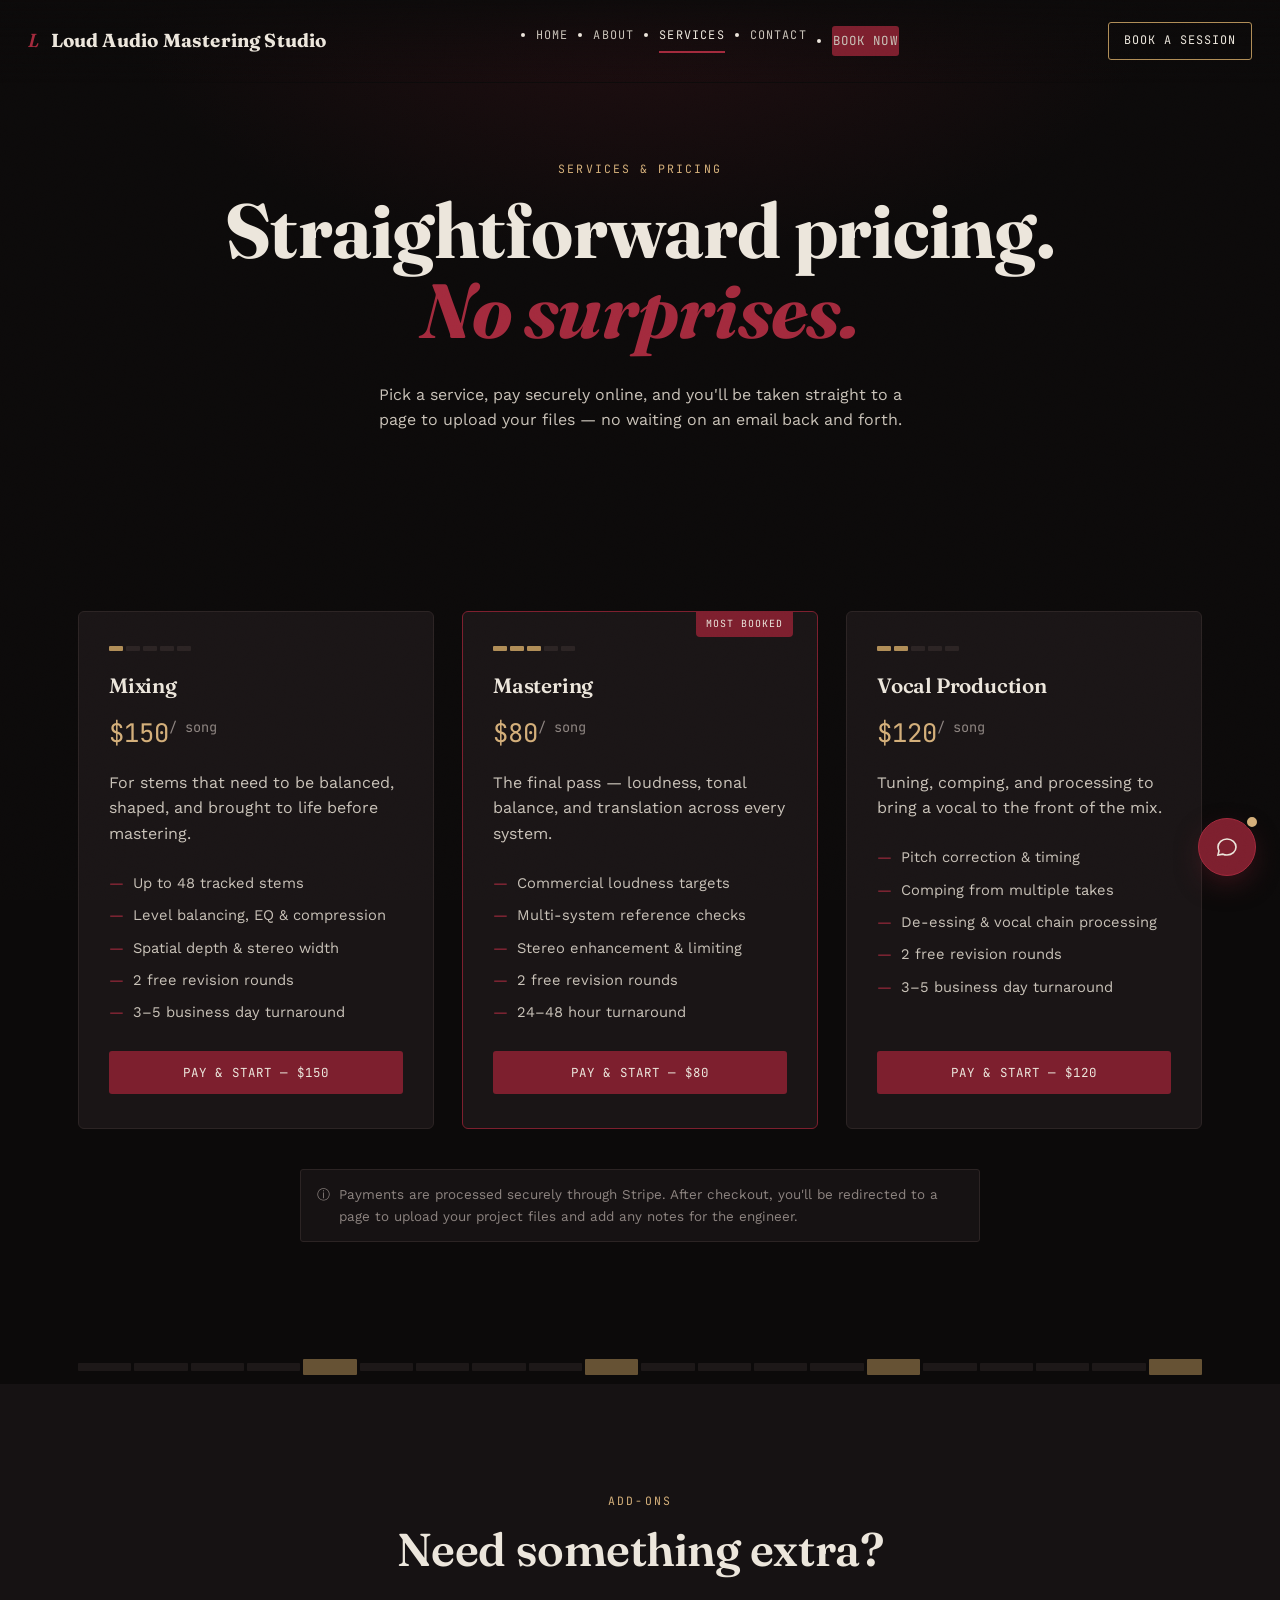
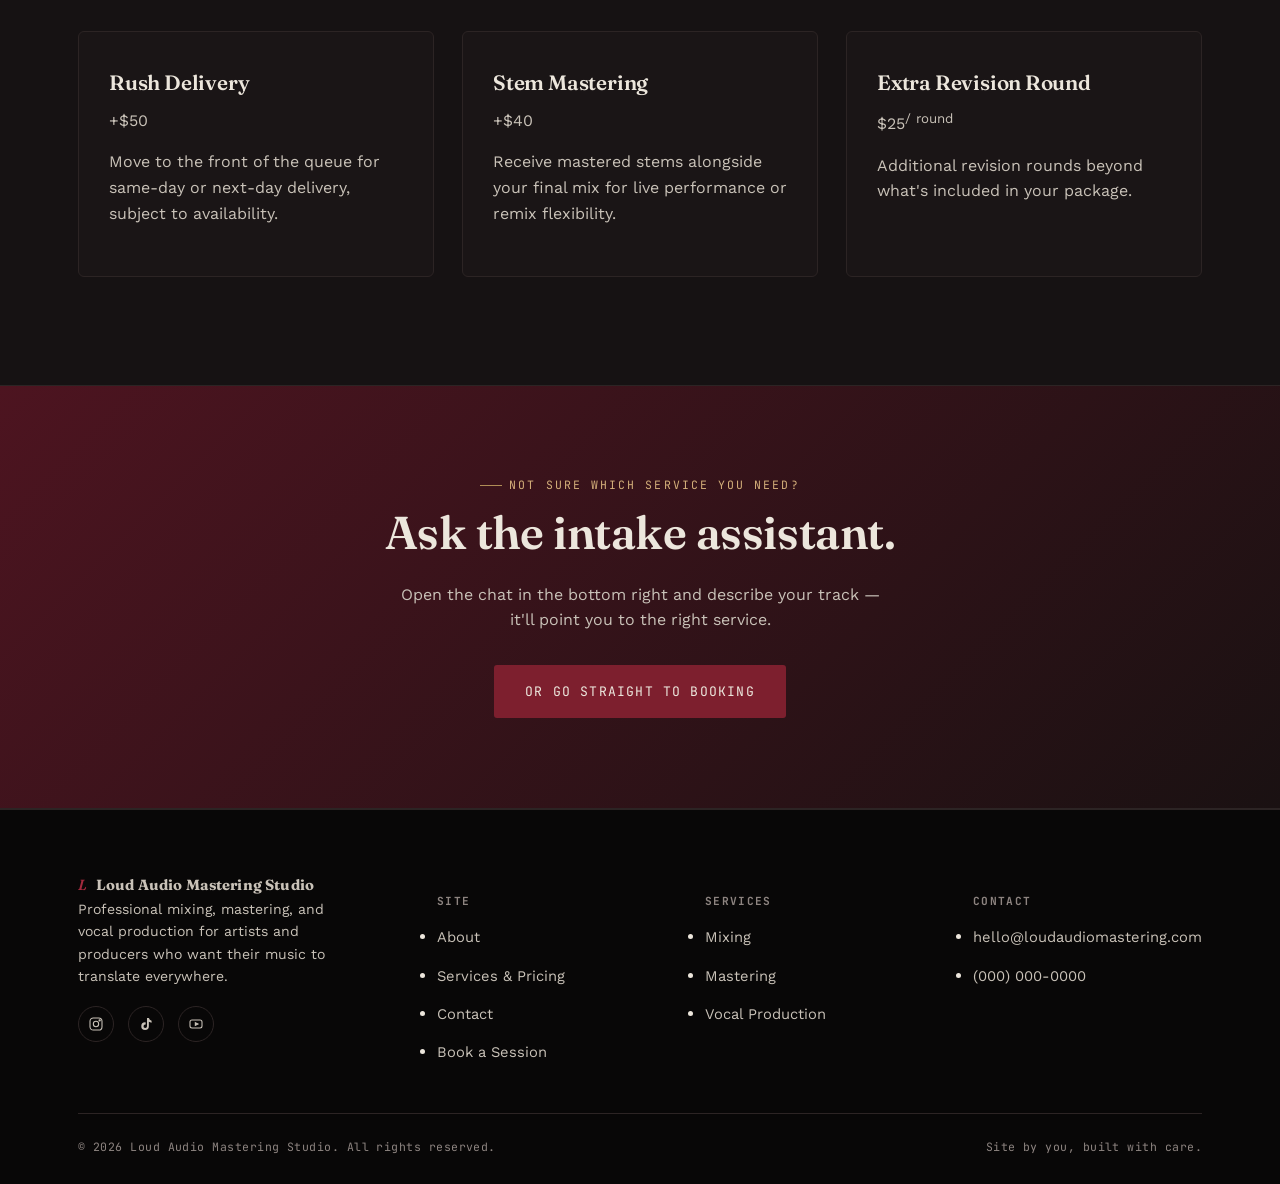
<file: services.html>
<!DOCTYPE html>
<html lang="en">
<head>
<meta charset="UTF-8">
<meta name="viewport" content="width=device-width, initial-scale=1.0">
<title>Services & Pricing — Loud Audio Mastering Studio</title>
<meta name="description" content="Mixing from $150, mastering from $80, vocal production from $120. Pay securely online at Loud Audio Mastering Studio and upload your files after checkout.">
<meta name="robots" content="index, follow">
<link rel="canonical" href="https://loudrecording.com/services.html">
<meta property="og:type" content="website">
<meta property="og:url" content="https://loudrecording.com/services.html">
<meta property="og:title" content="Services & Pricing — Loud Audio Mastering Studio">
<meta property="og:description" content="Mixing from $150, mastering from $80, vocal production from $120. Pay securely online and upload your files after checkout.">
<meta property="og:image" content="https://loudrecording.com/img/og-image.jpg">
<meta property="og:site_name" content="Loud Audio Mastering Studio">
<link rel="preconnect" href="https://fonts.googleapis.com">
<link rel="preconnect" href="https://fonts.gstatic.com" crossorigin>
<link href="https://fonts.googleapis.com/css2?family=Fraunces:ital,opsz,wght@0,9..144,400;0,9..144,600;0,9..144,700;1,9..144,500;1,9..144,600&family=Work+Sans:wght@400;500;600&family=JetBrains+Mono:wght@400;500&display=swap" rel="stylesheet">
<link rel="stylesheet" href="css/style.css">
</head>
<body>

<nav class="site-nav">
  <a href="index.html" class="brand"><span class="mark">L</span><span class="full-text">Loud Audio Mastering Studio</span></a>
  <ul class="nav-links" id="navLinks">
    <li><a href="index.html">Home</a></li>
    <li><a href="about.html">About</a></li>
    <li><a href="services.html" class="active">Services</a></li>
    <li><a href="contact.html">Contact</a></li>
    <li><a href="book.html" class="nav-cta-mobile btn btn-primary">Book Now</a></li>
  </ul>
  <a href="book.html" class="nav-cta">Book a Session</a>
  <button class="nav-toggle" aria-label="Open menu" aria-expanded="false" id="navToggle">
    <svg viewBox="0 0 24 24" fill="none" stroke="currentColor" stroke-width="1.6"><line x1="3" y1="6" x2="21" y2="6"/><line x1="3" y1="12" x2="21" y2="12"/><line x1="3" y1="18" x2="21" y2="18"/></svg>
  </button>
</nav>

<header class="page-hero">
  <div class="wrap">
    <span class="eyebrow">Services & Pricing</span>
    <h1>Straightforward pricing.<br><i style="font-style:italic;color:var(--burgundy-bright);">No surprises.</i></h1>
    <p>Pick a service, pay securely online, and you'll be taken straight to a page to upload your files — no waiting on an email back and forth.</p>
  </div>
</header>

<section class="section-pad" id="mixing">
  <div class="wrap">
    <div class="grid-3">

      <div class="card svc-card">
        <div class="lvl"><span class="on"></span><span></span><span></span><span></span><span></span></div>
        <h3>Mixing</h3>
        <p class="price">$150<sup>/ song</sup></p>
        <p>For stems that need to be balanced, shaped, and brought to life before mastering.</p>
        <ul>
          <li>Up to 48 tracked stems</li>
          <li>Level balancing, EQ & compression</li>
          <li>Spatial depth & stereo width</li>
          <li>2 free revision rounds</li>
          <li>3–5 business day turnaround</li>
        </ul>
        <button class="btn btn-primary btn-block" data-checkout data-service-id="mixing" data-service-name="Mixing" data-price-cents="15000">Pay & Start — $150</button>
      </div>

      <div class="card svc-card featured" id="mastering">
        <div class="lvl"><span class="on"></span><span class="on"></span><span class="on"></span><span></span><span></span></div>
        <h3>Mastering</h3>
        <p class="price">$80<sup>/ song</sup></p>
        <p>The final pass — loudness, tonal balance, and translation across every system.</p>
        <ul>
          <li>Commercial loudness targets</li>
          <li>Multi-system reference checks</li>
          <li>Stereo enhancement & limiting</li>
          <li>2 free revision rounds</li>
          <li>24–48 hour turnaround</li>
        </ul>
        <button class="btn btn-primary btn-block" data-checkout data-service-id="mastering" data-service-name="Mastering" data-price-cents="8000">Pay & Start — $80</button>
      </div>

      <div class="card svc-card" id="vocal">
        <div class="lvl"><span class="on"></span><span class="on"></span><span></span><span></span><span></span></div>
        <h3>Vocal Production</h3>
        <p class="price">$120<sup>/ song</sup></p>
        <p>Tuning, comping, and processing to bring a vocal to the front of the mix.</p>
        <ul>
          <li>Pitch correction & timing</li>
          <li>Comping from multiple takes</li>
          <li>De-essing & vocal chain processing</li>
          <li>2 free revision rounds</li>
          <li>3–5 business day turnaround</li>
        </ul>
        <button class="btn btn-primary btn-block" data-checkout data-service-id="vocal" data-service-name="Vocal Production" data-price-cents="12000">Pay & Start — $120</button>
      </div>

    </div>

    <div class="form-note" style="max-width:680px; margin:40px auto 0;">
      <span>ⓘ</span>
      <span>Payments are processed securely through Stripe. After checkout, you'll be redirected to a page to upload your project files and add any notes for the engineer.</span>
    </div>
  </div>
</section>

<div class="tick-divider" aria-hidden="true">
  <span></span><span></span><span></span><span></span><span></span><span></span><span></span><span></span><span></span><span></span>
  <span></span><span></span><span></span><span></span><span></span><span></span><span></span><span></span><span></span><span></span>
</div>

<section class="section-pad" style="background:var(--bg-raised);">
  <div class="wrap">
    <div class="section-head center">
      <span class="eyebrow">Add-Ons</span>
      <h2>Need something extra?</h2>
    </div>
    <div class="grid-3">
      <div class="card">
        <h3>Rush Delivery</h3>
        <p class="price">+$50</p>
        <p>Move to the front of the queue for same-day or next-day delivery, subject to availability.</p>
      </div>
      <div class="card">
        <h3>Stem Mastering</h3>
        <p class="price">+$40</p>
        <p>Receive mastered stems alongside your final mix for live performance or remix flexibility.</p>
      </div>
      <div class="card">
        <h3>Extra Revision Round</h3>
        <p class="price">$25<sup>/ round</sup></p>
        <p>Additional revision rounds beyond what's included in your package.</p>
      </div>
    </div>
  </div>
</section>

<section class="cta-band">
  <div class="wrap">
    <span class="eyebrow" style="justify-content:center;">Not Sure Which Service You Need?</span>
    <h2>Ask the intake assistant.</h2>
    <p>Open the chat in the bottom right and describe your track — it'll point you to the right service.</p>
    <a href="book.html" class="btn btn-primary btn-lg">Or Go Straight to Booking</a>
  </div>
</section>

<footer>
  <div class="wrap">
    <div class="footer-grid">
      <div class="footer-brand">
        <a href="index.html" class="brand"><span class="mark">L</span><span class="full-text">Loud Audio Mastering Studio</span></a>
        <p>Professional mixing, mastering, and vocal production for artists and producers who want their music to translate everywhere.</p>
        <div class="social-row">
          <a href="https://instagram.com" target="_blank" rel="noopener" aria-label="Instagram"><svg viewBox="0 0 24 24" fill="none" stroke="currentColor" stroke-width="1.6"><rect x="3" y="3" width="18" height="18" rx="5"/><circle cx="12" cy="12" r="4"/><circle cx="17.5" cy="6.5" r="1"/></svg></a>
          <a href="https://tiktok.com" target="_blank" rel="noopener" aria-label="TikTok"><svg viewBox="0 0 24 24" fill="currentColor"><path d="M16.5 3c.4 2 1.8 3.6 3.9 4v3c-1.5 0-2.9-.4-4.1-1.2v6.4a5.7 5.7 0 11-5.7-5.7c.3 0 .6 0 .9.1v3.1a2.6 2.6 0 102 2.5V3h3z"/></svg></a>
          <a href="https://youtube.com" target="_blank" rel="noopener" aria-label="YouTube"><svg viewBox="0 0 24 24" fill="none" stroke="currentColor" stroke-width="1.6"><rect x="3" y="6" width="18" height="12" rx="3"/><path d="M11 10l4 2-4 2z" fill="currentColor"/></svg></a>
        </div>
      </div>
      <div>
        <h5>Site</h5>
        <ul>
          <li><a href="about.html">About</a></li>
          <li><a href="services.html">Services & Pricing</a></li>
          <li><a href="contact.html">Contact</a></li>
          <li><a href="book.html">Book a Session</a></li>
        </ul>
      </div>
      <div>
        <h5>Services</h5>
        <ul>
          <li><a href="services.html#mixing">Mixing</a></li>
          <li><a href="services.html#mastering">Mastering</a></li>
          <li><a href="services.html#vocal">Vocal Production</a></li>
        </ul>
      </div>
      <div>
        <h5>Contact</h5>
        <ul>
          <li><a href="mailto:hello@loudaudiomastering.com">hello@loudaudiomastering.com</a></li>
          <li><a href="tel:+10000000000">(000) 000-0000</a></li>
        </ul>
      </div>
    </div>
    <div class="footer-bottom">
      <span>© 2026 Loud Audio Mastering Studio. All rights reserved.</span>
      <span>Site by you, built with care.</span>
    </div>
  </div>
</footer>

<button class="chat-launcher" id="chatLauncher" aria-label="Open chat assistant">
  <svg viewBox="0 0 24 24" fill="none" stroke="currentColor" stroke-width="1.6"><path d="M21 12c0 4.4-4 8-9 8a9.7 9.7 0 01-4-.8L3 20l1-4.2A8.3 8.3 0 013 12c0-4.4 4-8 9-8s9 3.6 9 8z"/></svg>
  <span class="badge"></span>
</button>
<div class="chat-window" id="chatWindow">
  <div class="chat-head">
    <div class="who"><span class="dot"></span><div><h6>Intake Assistant</h6><small>Usually replies instantly</small></div></div>
    <button id="chatClose" aria-label="Close chat">✕</button>
  </div>
  <div class="chat-body" id="chatBody"></div>
  <form class="chat-input" id="chatForm">
    <input id="chatInput" type="text" placeholder="Type a message…" autocomplete="off">
    <button type="submit" aria-label="Send">➤</button>
  </form>
</div>

<script src="js/main.js"></script>
   <script src="js/seo.js"></script>
   </body>
   </html>
</file>
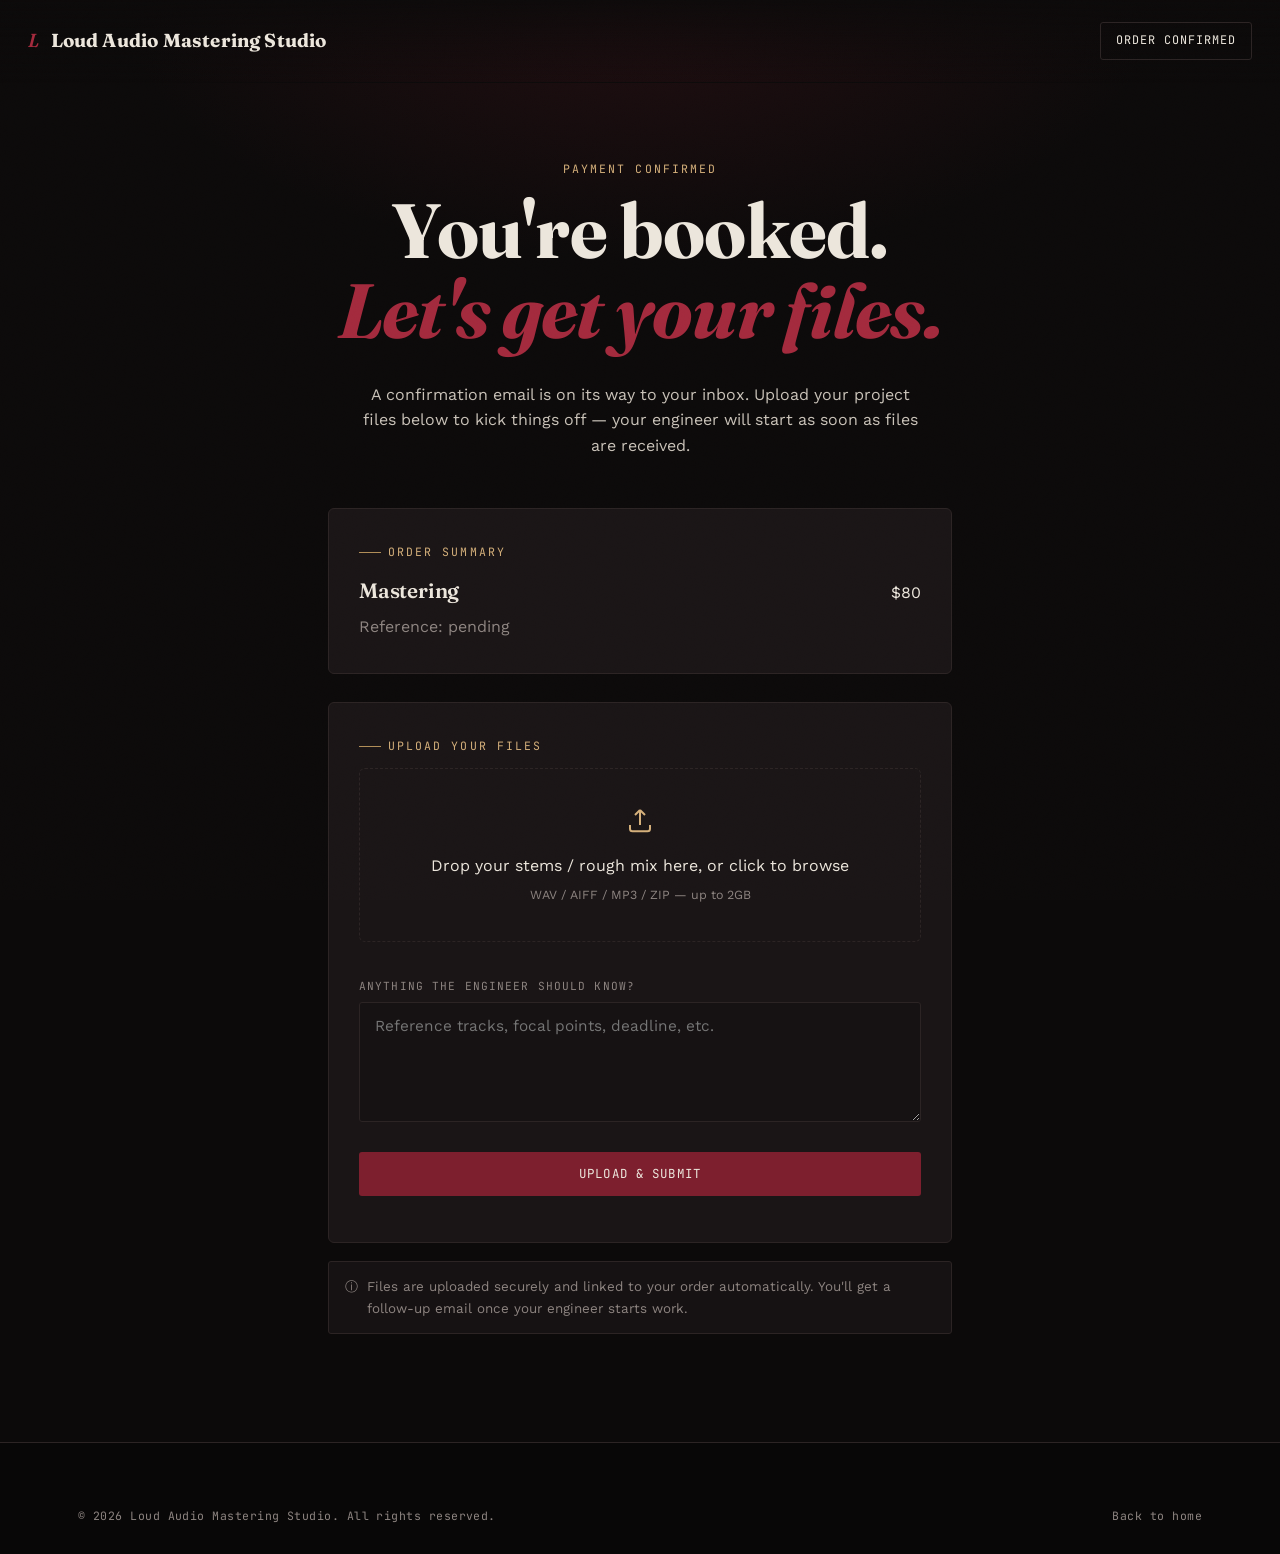
<file: thank-you.html>
<!DOCTYPE html>
<html lang="en">
<head>
<meta charset="UTF-8">
<meta name="viewport" content="width=device-width, initial-scale=1.0">
<title>You're Booked — Loud Audio Mastering Studio</title>
<meta name="description" content="Payment confirmed. Upload your project files to get started.">
<link rel="preconnect" href="https://fonts.googleapis.com">
<link rel="preconnect" href="https://fonts.gstatic.com" crossorigin>
<link href="https://fonts.googleapis.com/css2?family=Fraunces:ital,opsz,wght@0,9..144,400;0,9..144,600;0,9..144,700;1,9..144,500;1,9..144,600&family=Work+Sans:wght@400;500;600&family=JetBrains+Mono:wght@400;500&display=swap" rel="stylesheet">
<link rel="stylesheet" href="css/style.css">
</head>
<body>

<nav class="site-nav">
  <a href="index.html" class="brand"><span class="mark">L</span><span class="full-text">Loud Audio Mastering Studio</span></a>
  <span class="nav-cta" style="border-color:var(--line); cursor:default;">Order Confirmed</span>
</nav>

<header class="page-hero" style="padding-bottom:0;">
  <div class="wrap">
    <span class="eyebrow">Payment Confirmed</span>
    <h1>You're booked.<br><i style="font-style:italic;color:var(--burgundy-bright);">Let's get your files.</i></h1>
    <p>A confirmation email is on its way to your inbox. Upload your project files below to kick things off — your engineer will start as soon as files are received.</p>
  </div>
</header>

<section class="section-pad" style="padding-top:50px;">
  <div class="wrap" style="max-width:680px;">

    <div class="card" style="margin-bottom:28px;">
      <span class="eyebrow">Order Summary</span>
      <div style="display:flex; justify-content:space-between; align-items:baseline; margin-bottom:6px;">
        <h3 id="orderService" style="margin:0;">Mastering</h3>
        <span class="price" id="orderPrice" style="margin:0;">$80</span>
      </div>
      <p class="muted" id="orderRef" style="margin:0;">Reference: pending</p>
    </div>

    <div class="card">
      <span class="eyebrow">Upload Your Files</span>
      <div class="upload-drop" id="dropZone" tabindex="0" role="button" aria-label="Upload files">
        <svg viewBox="0 0 24 24" fill="none" stroke="currentColor" stroke-width="1.6"><path d="M12 16V4M12 4l-4 4M12 4l4 4"/><path d="M4 16v3a2 2 0 002 2h12a2 2 0 002-2v-3"/></svg>
        <div>Drop your stems / rough mix here, or click to browse</div>
        <div class="field-hint">WAV / AIFF / MP3 / ZIP — up to 2GB</div>
      </div>
      <input type="file" id="fileInput" multiple class="vh">
      <div class="upload-list" id="fileList"></div>

      <div class="field" style="margin-top:22px;">
        <label for="upNotes">Anything the engineer should know?</label>
        <textarea id="upNotes" placeholder="Reference tracks, focal points, deadline, etc."></textarea>
      </div>

      <button class="btn btn-primary btn-block" id="uploadBtn">Upload & Submit</button>
      <p id="uploadStatus" class="field-hint" role="status"></p>
    </div>

    <div class="form-note">
      <span>ⓘ</span>
      <span>Files are uploaded securely and linked to your order automatically. You'll get a follow-up email once your engineer starts work.</span>
    </div>
  </div>
</section>

<footer>
  <div class="wrap">
    <div class="footer-bottom" style="border-top:none; padding-top:0;">
      <span>© 2026 Loud Audio Mastering Studio. All rights reserved.</span>
      <a href="index.html">Back to home</a>
    </div>
  </div>
</footer>

<script src="js/main.js"></script>
<script>
  const uploadWidget = initUploadWidget('dropZone', 'fileInput', 'fileList');

  // Read Stripe session info from the redirect URL, e.g. thank-you.html?session_id=cs_test_...
  const params = new URLSearchParams(window.location.search);
  const sessionId = params.get('session_id');
  if(sessionId){
    document.getElementById('orderRef').textContent = 'Reference: ' + sessionId.slice(-12);
  }

  document.getElementById('uploadBtn').addEventListener('click', async () => {
    const status = document.getElementById('uploadStatus');
    const files = uploadWidget.getFiles();
    if(files.length === 0){ status.textContent = 'Add at least one file before submitting.'; return; }
    status.textContent = 'Uploading…';

    try{
      const form = new FormData();
      files.forEach(f => form.append('files', f));
      form.append('sessionId', sessionId || '');
      form.append('notes', document.getElementById('upNotes').value);

      const res = await fetch(`${API_BASE}/api/upload`, { method:'POST', body: form });
      if(!res.ok) throw new Error();
      status.textContent = "Uploaded — you're all set. We'll be in touch.";
    }catch(err){
      status.textContent = 'Upload will go live once the backend + storage are connected (see README). For now, email your files to hello@loudaudiomastering.com.';
    }
  });
</script>
</body>
</html>
</file>
<file: css/style.css>
/* ===========================================================
   LOUD AUDIO MASTERING STUDIO — Design System
   Palette: near-black + burgundy + brass + cream
   Display: Fraunces / Body: Work Sans / Data: JetBrains Mono
   Signature motif: analog VU / peak meter
=========================================================== */

:root{
  --bg:           #0c0a0a;
  --bg-raised:    #161213;
  --bg-card:      #1a1516;
  --line:         #2c2424;

  --burgundy:        #7d1f2e;
  --burgundy-bright:  #a32a3d;
  --burgundy-deep:    #4d1420;

  --brass:        #b08d57;
  --brass-bright: #d4af7a;

  --cream:        #ece6dc;
  --cream-dim:    #c9c2b8;
  --muted:        #8d8480;

  --radius: 3px;
  --radius-lg: 6px;

  --ease: cubic-bezier(.22,.61,.36,1);

  --font-display: 'Fraunces', serif;
  --font-body: 'Work Sans', sans-serif;
  --font-mono: 'JetBrains Mono', monospace;
}

*{box-sizing:border-box;}
html{scroll-behavior:smooth;}
body{
  margin:0;
  background:var(--bg);
  color:var(--cream);
  font-family:var(--font-body);
  font-size:16px;
  line-height:1.6;
  -webkit-font-smoothing:antialiased;
  overflow-x:hidden;
}

/* subtle analog grain so the black doesn't feel like flat AI-black */
body::before{
  content:"";
  position:fixed; inset:0;
  pointer-events:none;
  z-index:9000;
  opacity:.035;
  mix-blend-mode:overlay;
  background-image:url("data:image/svg+xml,%3Csvg xmlns='http://www.w3.org/2000/svg' width='160' height='160'%3E%3Cfilter id='n'%3E%3CfeTurbulence type='fractalNoise' baseFrequency='0.9' numOctaves='2' stitchTiles='stitch'/%3E%3C/filter%3E%3Crect width='100%25' height='100%25' filter='url(%23n)'/%3E%3C/svg%3E");
}

a{color:inherit; text-decoration:none;}
img{max-width:100%; display:block;}
ul{margin:0; padding:0;}

h1,h2,h3,h4{
  font-family:var(--font-display);
  font-weight:600;
  margin:0 0 .4em;
  letter-spacing:-.01em;
  color:var(--cream);
}
h1{font-size:clamp(2.6rem,6vw,5.2rem); line-height:1.04; font-weight:700;}
h2{font-size:clamp(1.9rem,3.6vw,2.9rem); line-height:1.12;}
h3{font-size:1.3rem;}
p{margin:0 0 1em; color:var(--cream-dim);}

.eyebrow{
  font-family:var(--font-mono);
  font-size:.72rem;
  letter-spacing:.18em;
  text-transform:uppercase;
  color:var(--brass-bright);
  display:flex; align-items:center; gap:.6em;
  margin-bottom:1.1em;
}
.eyebrow::before{
  content:"";
  width:22px; height:1px;
  background:var(--brass);
  display:inline-block;
}

.wrap{
  max-width:1180px;
  margin:0 auto;
  padding:0 28px;
}
section{position:relative;}
.section-pad{padding:108px 0;}
@media (max-width:720px){.section-pad{padding:72px 0;}}

/* ---------- visually-hidden / focus ---------- */
.vh{position:absolute; width:1px; height:1px; overflow:hidden; clip:rect(0,0,0,0);}
:focus-visible{outline:2px solid var(--brass-bright); outline-offset:3px;}

/* ===================== NAV ===================== */
.site-nav{
  position:fixed; top:0; left:0; right:0; z-index:500;
  display:flex; align-items:center; justify-content:space-between;
  padding:22px 28px;
  background:linear-gradient(to bottom, rgba(12,10,10,.92), rgba(12,10,10,0));
  transition:background .3s var(--ease), padding .3s var(--ease), border-color .3s;
  border-bottom:1px solid transparent;
}
.site-nav.scrolled{
  background:rgba(10,9,9,.88);
  backdrop-filter:blur(10px);
  padding:14px 28px;
  border-bottom:1px solid var(--line);
}
.brand{
  display:flex; align-items:center; gap:.6em;
  font-family:var(--font-display);
  font-weight:700; font-size:1.18rem;
  letter-spacing:.01em;
  color:var(--cream);
}
.brand .mark{ color:var(--burgundy-bright); font-style:italic; font-weight:600;}
.brand .full{display:inline;}
@media(max-width:560px){ .brand .full-text{display:none;} }

.nav-links{
  display:flex; gap:2.1em;
  font-family:var(--font-mono);
  font-size:.74rem;
  letter-spacing:.1em;
  text-transform:uppercase;
}
.nav-links a{color:var(--cream-dim); position:relative; padding:4px 0;}
.nav-links a:hover, .nav-links a.active{color:var(--cream);}
.nav-links a.active::after{
  content:""; position:absolute; left:0; right:0; bottom:-6px; height:2px;
  background:var(--burgundy-bright);
}
.nav-cta{
  font-family:var(--font-mono); font-size:.74rem; letter-spacing:.08em; text-transform:uppercase;
  padding:.7em 1.3em; border:1px solid var(--brass); border-radius:var(--radius);
  color:var(--cream); white-space:nowrap;
  transition:background .2s, border-color .2s;
}
.nav-cta:hover{background:var(--brass); color:#1a1310; border-color:var(--brass);}

.nav-toggle{display:none; background:none; border:0; color:var(--cream); cursor:pointer; padding:6px;}
.nav-toggle svg{width:26px; height:26px;}

@media(max-width:880px){
  .nav-links{
    position:fixed; inset:0 0 0 auto; width:78%; max-width:320px;
    background:var(--bg-raised); flex-direction:column; gap:1.6em;
    padding:96px 32px 32px; transform:translateX(100%);
    transition:transform .35s var(--ease);
    border-left:1px solid var(--line);
  }
  .nav-links.open{transform:translateX(0);}
  .nav-cta{display:none;}
  .nav-links .nav-cta-mobile{display:inline-block; margin-top:1em;}
  .nav-toggle{display:block;}
}

/* ===================== BUTTONS ===================== */
.btn{
  display:inline-flex; align-items:center; justify-content:center; gap:.6em;
  font-family:var(--font-mono); font-size:.78rem; letter-spacing:.09em; text-transform:uppercase;
  padding:1em 1.8em; border-radius:var(--radius);
  cursor:pointer; border:1px solid transparent;
  transition:transform .18s var(--ease), background .2s, border-color .2s, color .2s;
}
.btn:active{transform:scale(.97);}
.btn-primary{background:var(--burgundy); color:var(--cream);}
.btn-primary:hover{background:var(--burgundy-bright);}
.btn-outline{border-color:var(--brass); color:var(--cream);}
.btn-outline:hover{background:var(--brass); color:#1a1310;}
.btn-ghost{color:var(--brass-bright); border-color:transparent; padding:1em .4em;}
.btn-ghost:hover{color:var(--cream);}
.btn-lg{padding:1.15em 2.3em; font-size:.82rem;}
.btn-block{width:100%;}

/* ===================== HERO ===================== */
.hero{
  min-height:100vh;
  display:flex; align-items:center;
  padding:140px 0 80px;
  background:
    radial-gradient(ellipse 900px 500px at 78% 18%, rgba(125,31,46,.22), transparent 60%),
    linear-gradient(180deg, #0c0a0a 0%, #0c0a0a 100%);
  position:relative; overflow:hidden;
}
.hero-grid{
  display:grid; grid-template-columns:1.1fr .9fr; gap:60px; align-items:center;
  position:relative; z-index:2;
}
@media(max-width:920px){ .hero-grid{grid-template-columns:1fr; gap:56px;} }

.hero-kicker{
  font-family:var(--font-mono); font-size:.78rem; letter-spacing:.16em; text-transform:uppercase;
  color:var(--brass-bright); margin-bottom:1.4em; display:block;
}
.hero h1 i{font-style:italic; color:var(--burgundy-bright); font-weight:600;}
.hero-sub{font-size:1.12rem; max-width:480px; margin-bottom:2em;}
.hero-actions{display:flex; gap:1em; flex-wrap:wrap; margin-bottom:2.6em;}
.hero-stats{display:flex; gap:2.4em; font-family:var(--font-mono);}
.hero-stats div{display:flex; flex-direction:column;}
.hero-stats b{font-size:1.5rem; color:var(--cream); font-family:var(--font-display);}
.hero-stats span{font-size:.7rem; letter-spacing:.08em; text-transform:uppercase; color:var(--muted); margin-top:.2em;}

/* --- Signature: VU Meter panel --- */
.meter-panel{
  background:linear-gradient(165deg, #1c1516, #110d0d);
  border:1px solid var(--line);
  border-radius:var(--radius-lg);
  padding:28px 26px 22px;
  box-shadow:0 30px 60px -20px rgba(0,0,0,.7), inset 0 1px 0 rgba(255,255,255,.03);
}
.meter-panel-head{
  display:flex; justify-content:space-between; align-items:baseline;
  font-family:var(--font-mono); font-size:.68rem; letter-spacing:.12em; text-transform:uppercase;
  color:var(--muted); margin-bottom:18px; padding-bottom:14px; border-bottom:1px solid var(--line);
}
.meter-panel-head .live{color:var(--burgundy-bright); display:flex; align-items:center; gap:.5em;}
.live-dot{width:6px; height:6px; border-radius:50%; background:var(--burgundy-bright); animation:pulse 1.6s infinite;}
@keyframes pulse{0%,100%{opacity:1;} 50%{opacity:.25;}}

.vu-row{display:flex; align-items:flex-end; gap:4px; height:150px; margin-bottom:10px;}
.vu-bar{
  flex:1; background:linear-gradient(to top, var(--burgundy) 0%, var(--burgundy) 55%, var(--brass) 80%, var(--brass-bright) 100%);
  border-radius:1px 1px 0 0; opacity:.92;
  animation:meter 1.8s ease-in-out infinite;
  transform-origin:bottom;
}
@keyframes meter{
  0%,100%{transform:scaleY(.18);}
  50%{transform:scaleY(.7);}
}
.vu-scale{
  display:flex; justify-content:space-between;
  font-family:var(--font-mono); font-size:.62rem; color:var(--muted); letter-spacing:.05em;
}

/* divider strip made of meter ticks, used between sections */
.tick-divider{
  height:34px; display:flex; align-items:center; gap:3px;
  max-width:1180px; margin:0 auto; padding:0 28px;
  opacity:.55;
}
.tick-divider span{flex:1; height:8px; background:var(--line); border-radius:1px;}
.tick-divider span:nth-child(5n){height:16px; background:var(--brass);}

/* ===================== SECTION HEADERS ===================== */
.section-head{max-width:640px; margin-bottom:56px;}
.section-head.center{margin-inline:auto; text-align:center;}
.section-head.center .eyebrow{justify-content:center;}
.section-head.center .eyebrow::before{display:none;}

/* ===================== CARDS / GRID ===================== */
.grid-3{display:grid; grid-template-columns:repeat(3,1fr); gap:28px;}
.grid-2{display:grid; grid-template-columns:repeat(2,1fr); gap:28px;}
@media(max-width:880px){ .grid-3{grid-template-columns:1fr;} .grid-2{grid-template-columns:1fr;} }

.card{
  background:var(--bg-card); border:1px solid var(--line); border-radius:var(--radius-lg);
  padding:34px 30px; transition:border-color .25s, transform .25s var(--ease);
}
.card:hover{border-color:var(--burgundy); transform:translateY(-3px);}

/* service card */
.svc-card{display:flex; flex-direction:column; height:100%;}
.svc-card .lvl{
  display:flex; gap:3px; margin-bottom:18px;
}
.svc-card .lvl span{width:14px; height:5px; background:var(--line); border-radius:1px;}
.svc-card .lvl span.on{background:var(--brass);}
.svc-card h3{margin-bottom:.3em;}
.svc-card .price{
  font-family:var(--font-mono); color:var(--brass-bright); font-size:1.6rem; margin:.2em 0 .6em;
}
.svc-card .price sup{font-size:.85rem; color:var(--muted); font-weight:400;}
.svc-card ul{margin:.6em 0 1.6em; display:flex; flex-direction:column; gap:.55em;}
.svc-card li{
  font-size:.92rem; color:var(--cream-dim); display:flex; gap:.6em; align-items:flex-start;
}
.svc-card li::before{content:"—"; color:var(--burgundy-bright); flex-shrink:0;}
.svc-card .btn{margin-top:auto;}
.svc-card.featured{border-color:var(--burgundy); position:relative;}
.svc-card.featured::before{
  content:"MOST BOOKED"; position:absolute; top:-1px; right:24px;
  background:var(--burgundy); color:var(--cream); font-family:var(--font-mono);
  font-size:.62rem; letter-spacing:.1em; padding:5px 10px; border-radius:0 0 4px 4px;
}

/* steps (legit sequence: booking process) */
.steps{display:grid; grid-template-columns:repeat(4,1fr); gap:24px; counter-reset:step;}
@media(max-width:880px){.steps{grid-template-columns:1fr 1fr;}}
@media(max-width:560px){.steps{grid-template-columns:1fr;}}
.step{position:relative; padding-top:50px;}
.step .num{
  font-family:var(--font-display); font-size:2.4rem; font-weight:700; font-style:italic;
  color:transparent; -webkit-text-stroke:1.5px var(--brass);
  position:absolute; top:-6px; left:0;
}
.step h4{font-size:1.02rem; margin-bottom:.3em;}
.step p{font-size:.9rem;}

/* testimonials */
.testi-card{
  background:var(--bg-card); border:1px solid var(--line); border-radius:var(--radius-lg);
  padding:30px; display:flex; flex-direction:column; gap:18px;
}
.testi-stars{color:var(--brass-bright); font-size:.9rem; letter-spacing:.15em;}
.testi-quote{font-family:var(--font-display); font-size:1.08rem; font-style:italic; color:var(--cream);}
.testi-who{display:flex; align-items:center; gap:12px; margin-top:auto;}
.testi-avatar{
  width:38px; height:38px; border-radius:50%; background:var(--burgundy-deep);
  display:flex; align-items:center; justify-content:center; font-family:var(--font-mono); font-size:.8rem; color:var(--brass-bright);
}
.testi-who small{display:block; color:var(--muted); font-size:.76rem;}
.testi-empty{
  border:1px dashed var(--line); border-radius:var(--radius-lg); padding:48px 30px; text-align:center; color:var(--muted);
  font-family:var(--font-mono); font-size:.85rem; letter-spacing:.04em;
}

/* FAQ accordion */
.faq-item{border-bottom:1px solid var(--line);}
.faq-q{
  width:100%; text-align:left; background:none; border:0; color:var(--cream);
  font-family:var(--font-display); font-size:1.08rem; padding:24px 0; cursor:pointer;
  display:flex; justify-content:space-between; align-items:center; gap:20px;
}
.faq-q .plus{font-family:var(--font-mono); color:var(--brass-bright); font-size:1.2rem; transition:transform .25s var(--ease); flex-shrink:0;}
.faq-item.open .faq-q .plus{transform:rotate(45deg);}
.faq-a{max-height:0; overflow:hidden; transition:max-height .3s var(--ease);}
.faq-a p{padding-bottom:22px; max-width:680px;}

/* forms */
.field{margin-bottom:22px;}
.field label{
  display:block; font-family:var(--font-mono); font-size:.7rem; letter-spacing:.1em; text-transform:uppercase;
  color:var(--muted); margin-bottom:.6em;
}
.field input, .field select, .field textarea{
  width:100%; background:var(--bg-raised); border:1px solid var(--line); border-radius:var(--radius);
  color:var(--cream); padding:.9em 1em; font-family:var(--font-body); font-size:.96rem;
  transition:border-color .2s;
}
.field input:focus, .field select:focus, .field textarea:focus{border-color:var(--brass); outline:none;}
.field textarea{resize:vertical; min-height:120px;}
.field-row{display:grid; grid-template-columns:1fr 1fr; gap:20px;}
@media(max-width:560px){.field-row{grid-template-columns:1fr;}}
.field-hint{font-size:.78rem; color:var(--muted); margin-top:.5em;}

.upload-drop{
  border:1.5px dashed var(--line); border-radius:var(--radius-lg); padding:36px 20px; text-align:center;
  cursor:pointer; transition:border-color .2s, background .2s;
}
.upload-drop:hover, .upload-drop.drag{border-color:var(--brass); background:rgba(176,141,87,.05);}
.upload-drop svg{width:30px; height:30px; color:var(--brass-bright); margin-bottom:10px;}
.upload-list{margin-top:14px; display:flex; flex-direction:column; gap:8px;}
.upload-list .file{
  display:flex; justify-content:space-between; align-items:center; gap:10px;
  background:var(--bg-raised); border:1px solid var(--line); border-radius:var(--radius);
  padding:.6em .9em; font-family:var(--font-mono); font-size:.78rem;
}
.upload-list .file button{background:none; border:0; color:var(--muted); cursor:pointer; font-size:1rem;}

.form-note{
  display:flex; gap:.7em; align-items:flex-start; font-size:.84rem; color:var(--muted);
  background:var(--bg-raised); border:1px solid var(--line); border-radius:var(--radius); padding:14px 16px; margin-top:18px;
}

/* CTA band */
.cta-band{
  background:linear-gradient(135deg, var(--burgundy-deep), #1a1112);
  border-top:1px solid var(--line); border-bottom:1px solid var(--line);
  text-align:center; padding:90px 0;
}
.cta-band h2{margin-bottom:.5em;}
.cta-band p{max-width:480px; margin:0 auto 2em; }

/* ===================== FOOTER ===================== */
footer{background:#080707; border-top:1px solid var(--line); padding:64px 0 28px;}
.footer-grid{display:grid; grid-template-columns:1.4fr 1fr 1fr 1fr; gap:40px; margin-bottom:48px;}
@media(max-width:780px){.footer-grid{grid-template-columns:1fr 1fr; row-gap:36px;}}
.footer-grid h5{
  font-family:var(--font-mono); font-size:.7rem; letter-spacing:.12em; text-transform:uppercase;
  color:var(--muted); margin-bottom:1.2em;
}
.footer-grid ul{display:flex; flex-direction:column; gap:.8em;}
.footer-grid a{color:var(--cream-dim); font-size:.92rem;}
.footer-grid a:hover{color:var(--brass-bright);}
.footer-brand p{max-width:280px; font-size:.88rem;}
.social-row{display:flex; gap:14px; margin-top:18px;}
.social-row a{
  width:36px; height:36px; border:1px solid var(--line); border-radius:50%;
  display:flex; align-items:center; justify-content:center; transition:border-color .2s, color .2s;
}
.social-row a:hover{border-color:var(--brass); color:var(--brass-bright);}
.social-row svg{width:16px; height:16px;}
.footer-bottom{
  display:flex; justify-content:space-between; align-items:center; flex-wrap:wrap; gap:12px;
  padding-top:24px; border-top:1px solid var(--line);
  font-family:var(--font-mono); font-size:.72rem; color:var(--muted); letter-spacing:.04em;
}

/* ===================== PAGE HERO (sub pages) ===================== */
.page-hero{
  padding:160px 0 70px;
  background:radial-gradient(ellipse 800px 400px at 50% 0%, rgba(125,31,46,.18), transparent 65%);
  text-align:center;
}
.page-hero .eyebrow{justify-content:center;}
.page-hero .eyebrow::before{display:none;}
.page-hero p{max-width:560px; margin:0 auto;}

/* ===================== MISC ===================== */
.split{display:grid; grid-template-columns:1fr 1fr; gap:60px; align-items:center;}
@media(max-width:880px){.split{grid-template-columns:1fr; gap:40px;}}
.tag-list{display:flex; flex-wrap:wrap; gap:10px; margin-top:10px;}
.tag{
  font-family:var(--font-mono); font-size:.68rem; letter-spacing:.06em; text-transform:uppercase;
  border:1px solid var(--line); border-radius:20px; padding:.5em 1em; color:var(--cream-dim);
}
.visual-frame{
  aspect-ratio:4/5; border-radius:var(--radius-lg); border:1px solid var(--line);
  background:linear-gradient(165deg,#1c1516,#0d0a0a);
  display:flex; align-items:center; justify-content:center; position:relative; overflow:hidden;
}
.visual-frame .ring{
  width:62%; aspect-ratio:1; border-radius:50%; border:1px solid var(--brass);
  display:flex; align-items:center; justify-content:center; position:relative;
}
.visual-frame .ring::before{
  content:""; position:absolute; inset:14%; border-radius:50%; border:1px dashed var(--line);
}
.visual-frame .ring b{font-family:var(--font-display); font-size:2.2rem; font-style:italic; color:var(--brass-bright);}

/* chat launcher + window */
.chat-launcher{
  position:fixed; bottom:24px; right:24px; z-index:600;
  width:58px; height:58px; border-radius:50%;
  background:var(--burgundy); border:1px solid var(--burgundy-bright);
  display:flex; align-items:center; justify-content:center; cursor:pointer;
  box-shadow:0 10px 30px -8px rgba(125,31,46,.6);
  transition:transform .2s var(--ease);
}
.chat-launcher:hover{transform:scale(1.06);}
.chat-launcher svg{width:24px; height:24px; color:var(--cream);}
.chat-launcher .badge{
  position:absolute; top:-4px; right:-4px; width:14px; height:14px; border-radius:50%;
  background:var(--brass-bright); border:2px solid var(--bg); animation:pulse 1.6s infinite;
}

.chat-window{
  position:fixed; bottom:96px; right:24px; z-index:601;
  width:340px; max-height:480px; height:480px;
  background:var(--bg-raised); border:1px solid var(--line); border-radius:var(--radius-lg);
  display:flex; flex-direction:column; overflow:hidden;
  box-shadow:0 30px 60px -20px rgba(0,0,0,.8);
  opacity:0; transform:translateY(12px) scale(.98); pointer-events:none;
  transition:opacity .22s var(--ease), transform .22s var(--ease);
}
.chat-window.open{opacity:1; transform:translateY(0) scale(1); pointer-events:auto;}
@media(max-width:480px){
  .chat-window{width:calc(100vw - 24px); right:12px; bottom:84px; height:60vh; max-height:60vh;}
  .chat-launcher{bottom:16px; right:16px;}
}
.chat-head{
  padding:16px 18px; border-bottom:1px solid var(--line);
  display:flex; align-items:center; justify-content:space-between;
}
.chat-head .who{display:flex; align-items:center; gap:10px;}
.chat-head .dot{width:8px; height:8px; border-radius:50%; background:#4caf6e;}
.chat-head h6{margin:0; font-family:var(--font-mono); font-size:.78rem; letter-spacing:.06em; text-transform:uppercase; color:var(--cream);}
.chat-head small{display:block; color:var(--muted); font-size:.7rem;}
.chat-head button{background:none; border:0; color:var(--muted); cursor:pointer; font-size:1.1rem;}
.chat-body{flex:1; overflow-y:auto; padding:16px 18px; display:flex; flex-direction:column; gap:12px;}
.msg{max-width:84%; font-size:.86rem; padding:.7em .9em; border-radius:10px; line-height:1.45;}
.msg.bot{background:var(--bg-card); border:1px solid var(--line); align-self:flex-start; border-bottom-left-radius:2px;}
.msg.me{background:var(--burgundy); align-self:flex-end; border-bottom-right-radius:2px;}
.chip-row{display:flex; flex-wrap:wrap; gap:6px; margin-top:4px;}
.chip{
  font-family:var(--font-mono); font-size:.7rem; border:1px solid var(--brass); color:var(--brass-bright);
  border-radius:20px; padding:.4em .9em; cursor:pointer; background:none;
}
.chip:hover{background:var(--brass); color:#1a1310;}
.chat-input{display:flex; border-top:1px solid var(--line);}
.chat-input input{
  flex:1; background:none; border:0; color:var(--cream); padding:14px 16px; font-size:.86rem; font-family:var(--font-body);
}
.chat-input input:focus{outline:none;}
.chat-input button{background:none; border:0; color:var(--brass-bright); padding:0 16px; cursor:pointer;}

/* utility */
.center-text{text-align:center;}
.mt-0{margin-top:0;}
.muted{color:var(--muted);}
</file>
